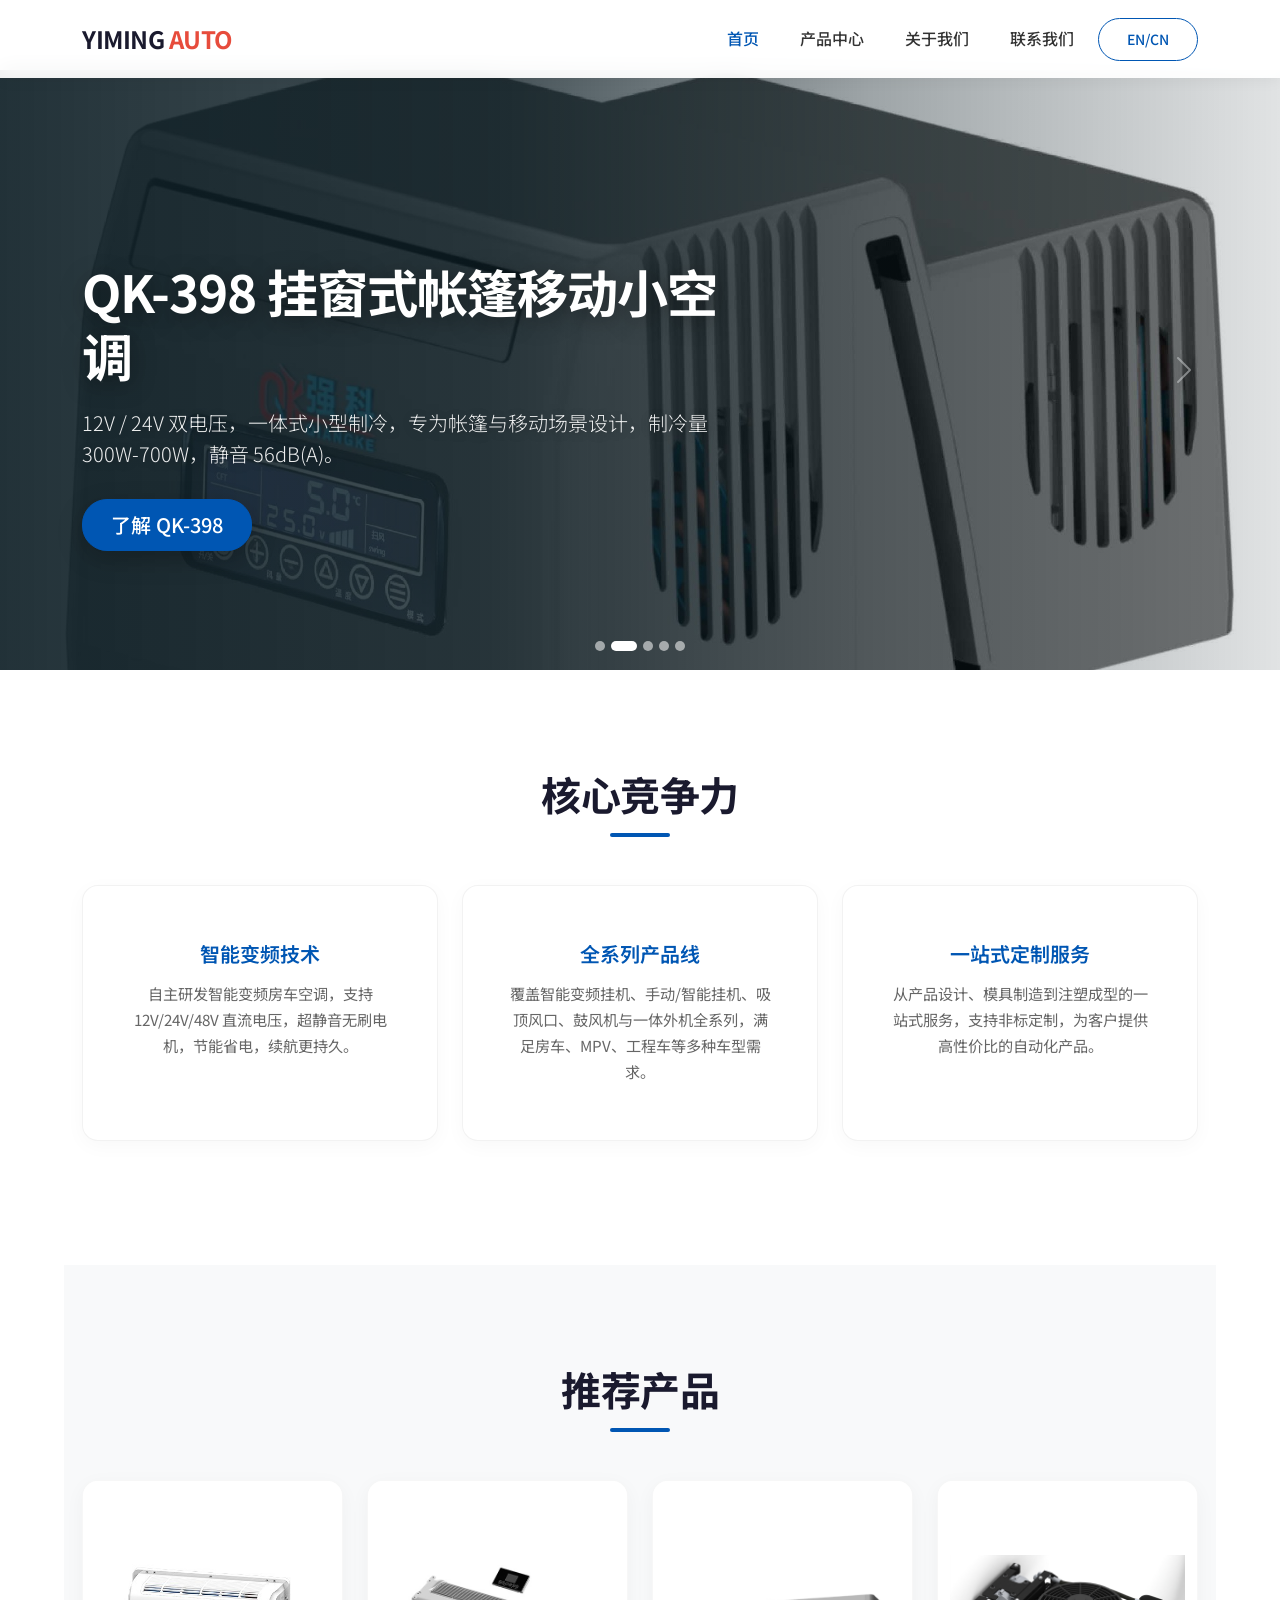
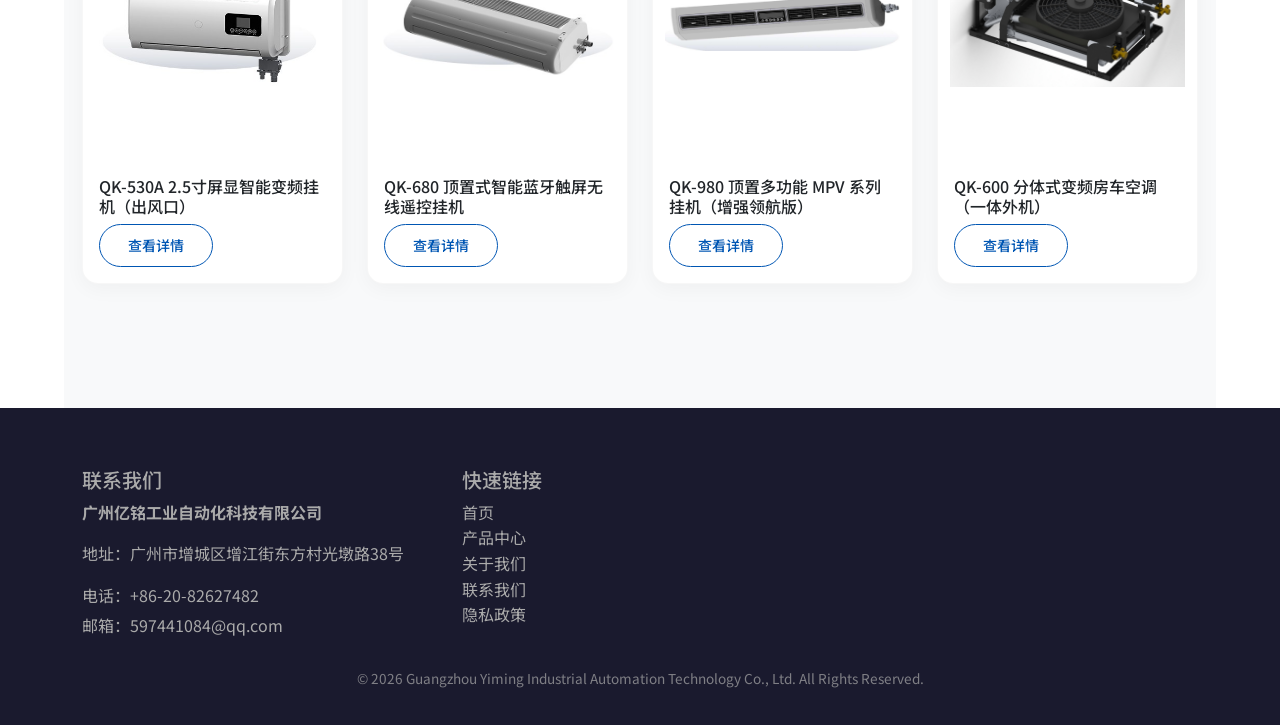
<file: docs/index.html>
<!DOCTYPE html>
<html lang="zh-CN">
<head>
    <meta charset="UTF-8">
    <meta name="viewport" content="width=device-width, initial-scale=1.0, viewport-fit=cover">
    <meta name="format-detection" content="telephone=no">
    <meta name="theme-color" content="#0f2027">
    <title>广州亿铭工业自动化科技有限公司</title>
    <link href="vendor/bootstrap.min.css" rel="stylesheet">
    <link rel="stylesheet" href="css/style.css">
</head>
<body>
    <nav class="navbar navbar-expand-lg fixed-top">
        <div class="container">
            <a class="navbar-brand" href="index.html">YIMING <span style="color:#e74c3c">AUTO</span></a>
            <button class="navbar-toggler" type="button" data-bs-toggle="collapse" data-bs-target="#navMenu"><span class="navbar-toggler-icon"></span></button>
            <div class="collapse navbar-collapse justify-content-end" id="navMenu">
                <ul class="navbar-nav align-items-center">
                    <li class="nav-item"><a class="nav-link active" href="index.html" data-i18n="nav_home">首页</a></li>
                    <li class="nav-item"><a class="nav-link" href="products.html" data-i18n="nav_products">产品中心</a></li>
                    <li class="nav-item"><a class="nav-link" href="about.html" data-i18n="nav_about">关于我们</a></li>
                    <li class="nav-item"><a class="nav-link" href="contact.html" data-i18n="nav_contact">联系我们</a></li>
                    <li class="nav-item ms-3"><button class="btn btn-outline-danger btn-sm" onclick="switchLang()">EN/CN</button></li>
                </ul>
            </div>
        </div>
    </nav>

    <!-- 首页轮播图：图片与文案均在 js/home-slides.js 中配置，数量可任意增减 -->
    <header id="home-carousel-box"></header>

    <section class="section-container">
        <div class="container">
            <h2 class="text-center mb-5" data-i18n="core_competence">核心竞争力</h2>
            <div class="row">
                <div class="col-md-4 mb-4">
                    <div class="card h-100 feature-card">
                        <div class="card-body text-center">
                            <h5 class="card-title" data-i18n="feature_1_title">全自动高效生产</h5>
                            <p class="card-text" data-i18n="feature_1_desc">自主研发全自动立式数控珩磨机，支持自动上下料，实现"一人多机"操作，有效解决招工难、用工贵的问题。</p>
                        </div>
                    </div>
                </div>
                <div class="col-md-4 mb-4">
                    <div class="card h-100 feature-card">
                        <div class="card-body text-center">
                            <h5 class="card-title" data-i18n="feature_2_title">高精度与稳定性</h5>
                            <p class="card-text" data-i18n="feature_2_desc">采用 HT-300 高强度床身与三菱控制系统，真圆度与直线度控制在 0.002mm 以内，确保加工品质。</p>
                        </div>
                    </div>
                </div>
                <div class="col-md-4 mb-4">
                    <div class="card h-100 feature-card">
                        <div class="card-body text-center">
                            <h5 class="card-title" data-i18n="feature_3_title">非标定制能力</h5>
                            <p class="card-text" data-i18n="feature_3_desc">提供从机床、珩磨刀具到浮动工装的一站式定制服务，满足医疗、汽车、液压等多行业特殊需求。</p>
                        </div>
                    </div>
                </div>
            </div>
        </div>
    </section>

    <section class="section-container bg-light">
        <div class="container">
            <h2 class="text-center mb-5" data-i18n="recommend_products">推荐产品</h2>
            <div class="row" id="featured-products"></div>
        </div>
    </section>

    <footer>
        <div class="container">
            <div class="row">
                <div class="col-md-4 mb-4">
                    <h5 data-i18n="footer_contact_title">联系我们</h5>
                    <p><strong data-i18n="footer_company_name">广州亿铭工业自动化科技有限公司</strong></p>
                    <p data-i18n="footer_address">地址：广州增城增江街东方村光墩路38号</p>
                    <p class="mb-1"><span data-i18n="contact_label_phone">电话：</span><a href="tel:+862082627482">+86-20-82627482</a></p>
                    <p class="mb-0"><span data-i18n="contact_label_email">邮箱：</span><a href="mailto:597441084@qq.com">597441084@qq.com</a></p>
                </div>
                <div class="col-md-4 mb-4">
                    <h5 data-i18n="footer_quick_links">快速链接</h5>
                    <ul class="list-unstyled">
                        <li><a href="index.html" data-i18n="nav_home">首页</a></li>
                        <li><a href="products.html" data-i18n="nav_products">产品中心</a></li>
                        <li><a href="about.html" data-i18n="nav_about">关于我们</a></li>
                        <li><a href="contact.html" data-i18n="nav_contact">联系我们</a></li>
                        <li><a href="private.html" data-i18n="nav_privacy">隐私政策</a></li>
                    </ul>
                </div>
            </div>
            <div class="copyright">
                <p>© 2026 Guangzhou Yiming Industrial Automation Technology Co., Ltd. All Rights Reserved.</p>
            </div>
        </div>
    </footer>
    <script src="vendor/bootstrap.bundle.min.js"></script>
    <script src="js/main.js"></script>
    <script src="js/device.js"></script>
    <script src="js/home-slides.js"></script>
    <script src="js/products-data.js"></script>
    <script src="js/products-page.js"></script>
</body>
</html>
</file>
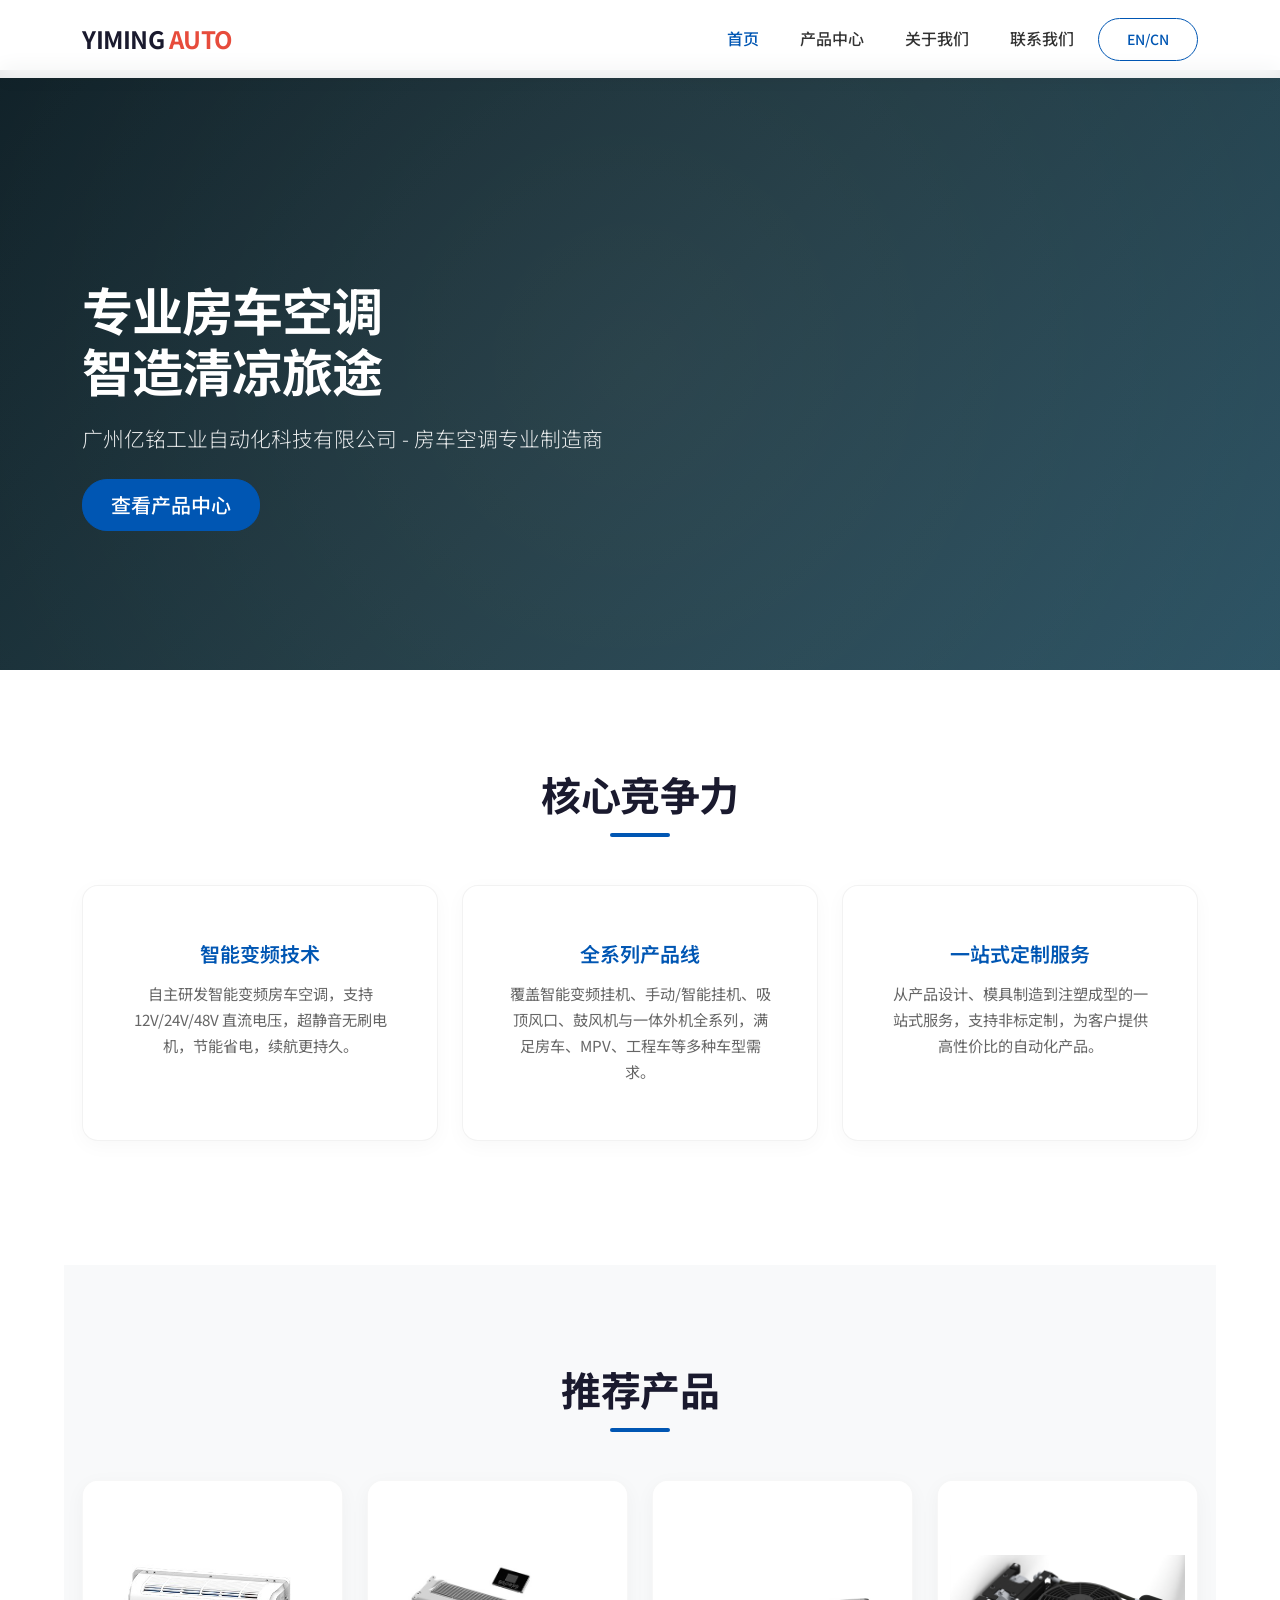
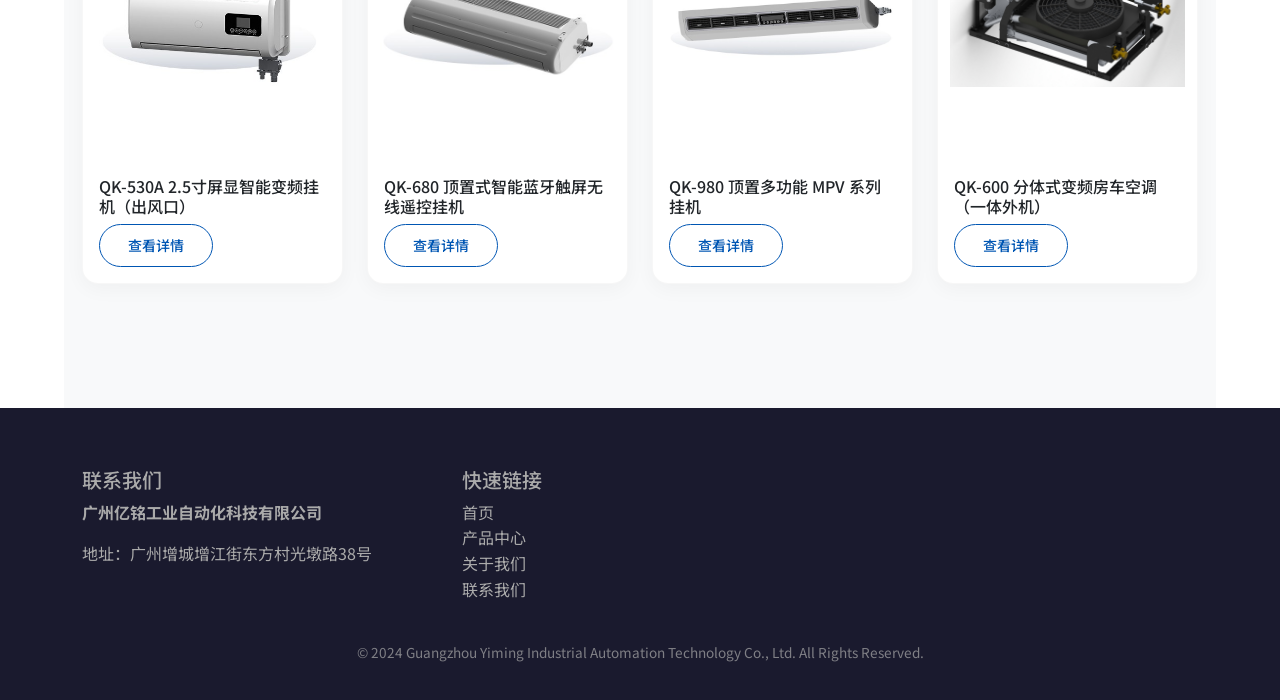
<file: qiangke_website_20260925/index.html>
<!DOCTYPE html>
<html lang="zh-CN">
<head>
    <meta charset="UTF-8">
    <meta name="viewport" content="width=device-width, initial-scale=1.0">
    <title>广州亿铭工业自动化科技有限公司</title>
    <link href="https://cdn.jsdelivr.net/npm/bootstrap@5.3.0/dist/css/bootstrap.min.css" rel="stylesheet">
    <link rel="stylesheet" href="css/style.css">
</head>
<body>
    <nav class="navbar navbar-expand-lg fixed-top">
        <div class="container">
            <a class="navbar-brand" href="index.html">YIMING <span style="color:#e74c3c">AUTO</span></a>
            <button class="navbar-toggler" type="button" data-bs-toggle="collapse" data-bs-target="#navMenu"><span class="navbar-toggler-icon" style="filter: invert(1);"></span></button>
            <div class="collapse navbar-collapse justify-content-end" id="navMenu">
                <ul class="navbar-nav align-items-center">
                    <li class="nav-item"><a class="nav-link active" href="index.html" data-i18n="nav_home">首页</a></li>
                    <li class="nav-item"><a class="nav-link" href="products.html" data-i18n="nav_products">产品中心</a></li>
                    <li class="nav-item"><a class="nav-link" href="about.html" data-i18n="nav_about">关于我们</a></li>
                    <li class="nav-item"><a class="nav-link" href="contact.html" data-i18n="nav_contact">联系我们</a></li>
                    <li class="nav-item ms-3"><button class="btn btn-outline-danger btn-sm" onclick="switchLang()">EN/CN</button></li>
                </ul>
            </div>
        </div>
    </nav>

    <header class="hero-banner">
        <div class="container h-100">
            <div class="row h-100 align-items-center">
                <div class="col-lg-6 text-white">
                    <h1 class="display-4 fw-bold" data-i18n="hero_title">专注精密内孔加工<br>智造自动化未来</h1>
                    <p class="lead mb-4" data-i18n="hero_subtitle">广州亿铭工业自动化科技有限公司 - 专业自动化设备制造商</p>
                    <a href="products.html" class="btn btn-danger btn-lg" data-i18n="btn_view_products">查看产品中心</a>
                </div>
            </div>
        </div>
    </header>

    <section class="section-container">
        <div class="container">
            <h2 class="text-center mb-5" data-i18n="core_competence">核心竞争力</h2>
            <div class="row">
                <div class="col-md-4 mb-4">
                    <div class="card h-100 feature-card">
                        <div class="card-body text-center">
                            <h5 class="card-title" data-i18n="feature_1_title">全自动高效生产</h5>
                            <p class="card-text" data-i18n="feature_1_desc">自主研发全自动立式数控珩磨机，支持自动上下料，实现"一人多机"操作，有效解决招工难、用工贵的问题。</p>
                        </div>
                    </div>
                </div>
                <div class="col-md-4 mb-4">
                    <div class="card h-100 feature-card">
                        <div class="card-body text-center">
                            <h5 class="card-title" data-i18n="feature_2_title">高精度与稳定性</h5>
                            <p class="card-text" data-i18n="feature_2_desc">采用 HT-300 高强度床身与三菱控制系统，真圆度与直线度控制在 0.002mm 以内，确保加工品质。</p>
                        </div>
                    </div>
                </div>
                <div class="col-md-4 mb-4">
                    <div class="card h-100 feature-card">
                        <div class="card-body text-center">
                            <h5 class="card-title" data-i18n="feature_3_title">非标定制能力</h5>
                            <p class="card-text" data-i18n="feature_3_desc">提供从机床、珩磨刀具到浮动工装的一站式定制服务，满足医疗、汽车、液压等多行业特殊需求。</p>
                        </div>
                    </div>
                </div>
            </div>
        </div>
    </section>

    <section class="section-container bg-light">
        <div class="container">
            <h2 class="text-center mb-5" data-i18n="recommend_products">推荐产品</h2>
            <div class="row" id="featured-products"></div>
        </div>
    </section>

    <footer>
        <div class="container">
            <div class="row">
                <div class="col-md-4 mb-4">
                    <h5 data-i18n="footer_contact_title">联系我们</h5>
                    <p><strong data-i18n="footer_company_name">广州亿铭工业自动化科技有限公司</strong></p>
                    <p data-i18n="footer_address">地址：广州增城增江街东方村光墩路38号</p>
                </div>
                <div class="col-md-4 mb-4">
                    <h5 data-i18n="footer_quick_links">快速链接</h5>
                    <ul class="list-unstyled">
                        <li><a href="index.html" data-i18n="nav_home">首页</a></li>
                        <li><a href="products.html" data-i18n="nav_products">产品中心</a></li>
                        <li><a href="about.html" data-i18n="nav_about">关于我们</a></li>
                        <li><a href="contact.html" data-i18n="nav_contact">联系我们</a></li>
                    </ul>
                </div>
            </div>
            <div class="copyright">
                <p>© 2024 Guangzhou Yiming Industrial Automation Technology Co., Ltd. All Rights Reserved.</p>
            </div>
        </div>
    </footer>
    <script src="https://cdn.jsdelivr.net/npm/bootstrap@5.3.0/dist/js/bootstrap.bundle.min.js"></script>
    <script src="js/main.js"></script>
    <script src="js/products-data.js"></script>
    <script src="js/products-page.js"></script>
</body>
</html>
</file>
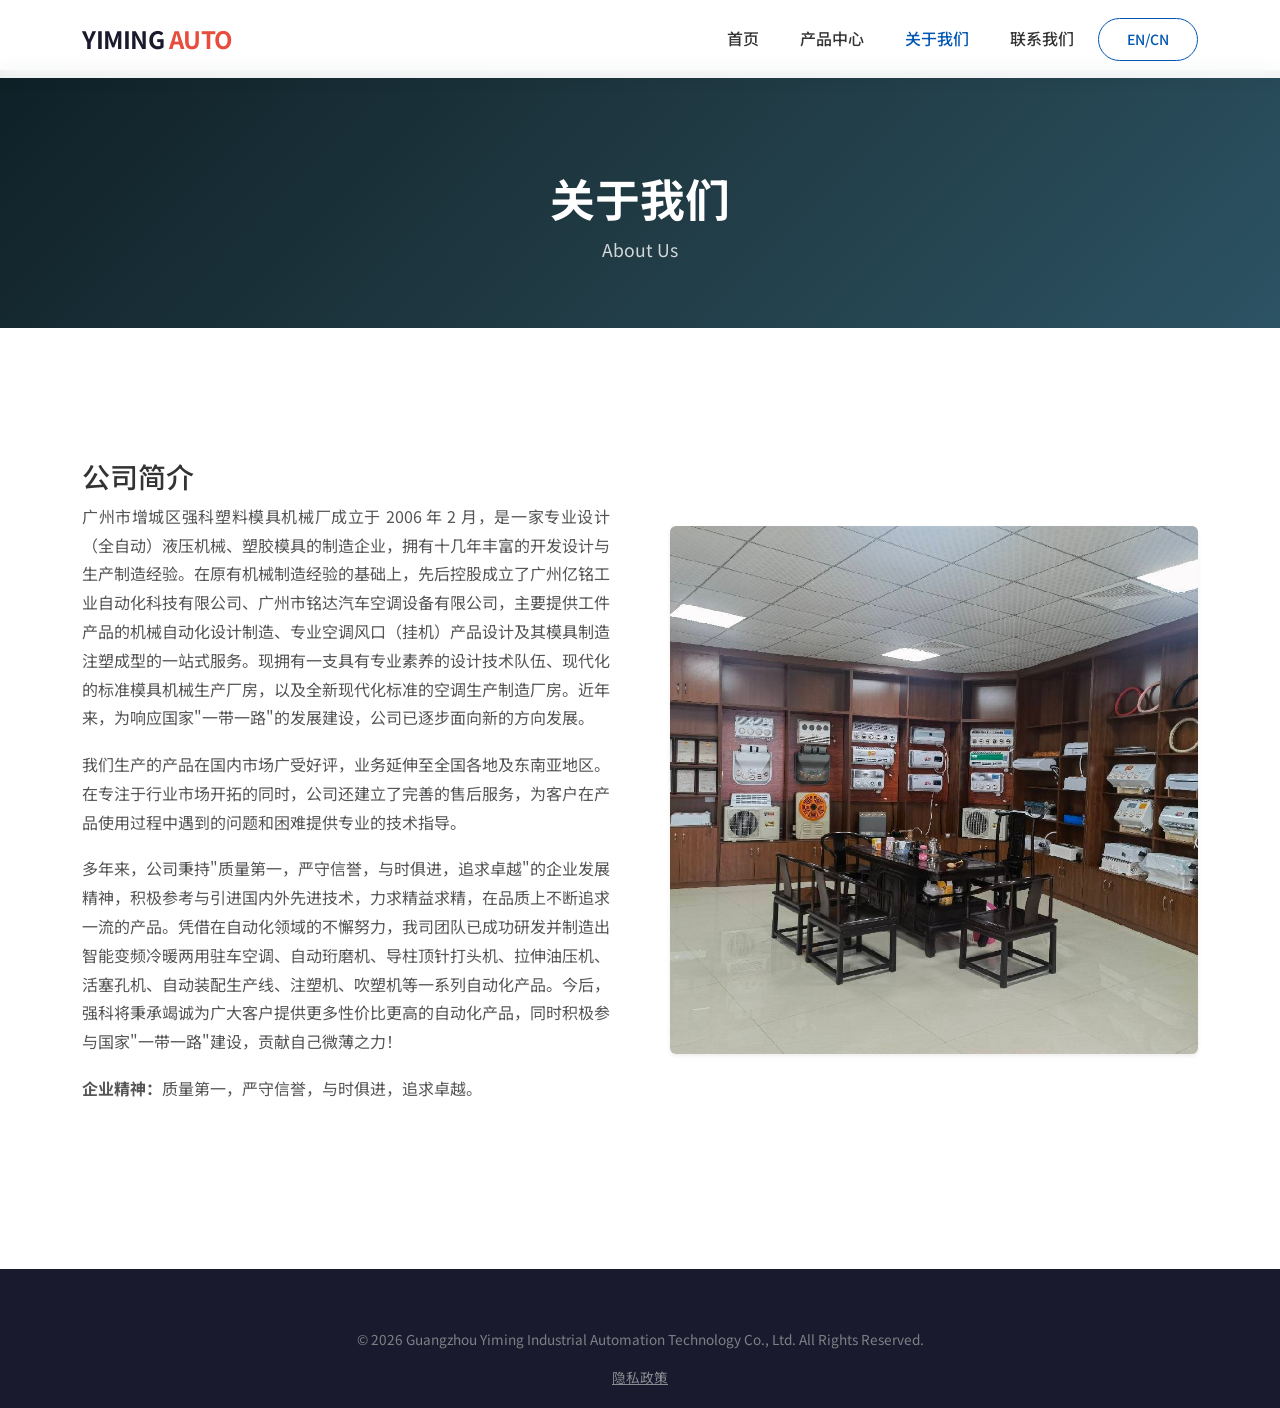
<file: docs/about.html>
<!DOCTYPE html>
<html lang="zh-CN">
<head>
    <meta charset="UTF-8">
    <meta name="viewport" content="width=device-width, initial-scale=1.0, viewport-fit=cover">
    <meta name="format-detection" content="telephone=no">
    <meta name="theme-color" content="#0f2027">
    <title>关于我们 - 广州亿铭工业自动化</title>
    <link href="vendor/bootstrap.min.css" rel="stylesheet">
    <link rel="stylesheet" href="css/style.css">
</head>
<body>
    <nav class="navbar navbar-expand-lg fixed-top">
        <div class="container">
            <a class="navbar-brand" href="index.html">YIMING <span style="color:#e74c3c">AUTO</span></a>
            <button class="navbar-toggler" type="button" data-bs-toggle="collapse" data-bs-target="#navMenu"><span class="navbar-toggler-icon"></span></button>
            <div class="collapse navbar-collapse justify-content-end" id="navMenu">
                <ul class="navbar-nav align-items-center">
                    <li class="nav-item"><a class="nav-link" href="index.html" data-i18n="nav_home">首页</a></li>
                    <li class="nav-item"><a class="nav-link" href="products.html" data-i18n="nav_products">产品中心</a></li>
                    <li class="nav-item"><a class="nav-link active" href="about.html" data-i18n="nav_about">关于我们</a></li>
                    <li class="nav-item"><a class="nav-link" href="contact.html" data-i18n="nav_contact">联系我们</a></li>
                    <li class="nav-item ms-3"><button class="btn btn-outline-danger btn-sm" onclick="switchLang()">EN/CN</button></li>
                </ul>
            </div>
        </div>
    </nav>

    <header class="page-header">
        <div class="container text-center">
            <h1 data-i18n="page_title_about">关于我们</h1>
            <p data-i18n="page_subtitle_about">About Us</p>
        </div>
    </header>

    <section class="section-container about">
        <div class="container">
            <div class="about-content mb-5">
                <div class="about-text">
                    <h3 data-i18n="about_company_name">公司简介</h3>
                    <p data-i18n="about_content_1">广州市增城强科塑料模具机械厂成立于 2006 年 2 月，是一家专业设计（全自动）液压机械、塑胶模具的制造企业，拥有十几年丰富的开发设计与生产制造经验。在原有机械制造经验的基础上，先后控股成立了广州亿铭工业自动化科技有限公司、广州市铭达汽车空调设备有限公司，主要提供工件产品的机械自动化设计制造、专业空调风口（挂机）产品设计及其模具制造注塑成型的一站式服务。现拥有一支具有专业素养的设计技术队伍、现代化的标准模具机械生产厂房，以及全新现代化标准的空调生产制造厂房。近年来，为响应国家"一带一路"的发展建设，公司已逐步面向新的方向发展。</p>
                    <p data-i18n="about_content_2">我们生产的产品在国内市场广受好评，业务延伸至全国各地及东南亚地区。在专注于行业市场开拓的同时，公司还建立了完善的售后服务，为客户在产品使用过程中遇到的问题和困难提供专业的技术指导。</p>
                    <p data-i18n="about_content_3">多年来，公司秉持"质量第一，严守信誉，与时俱进，追求卓越"的企业发展精神，积极参考与引进国内外先进技术，力求精益求精，在品质上不断追求一流的产品。凭借在自动化领域的不懈努力，我司团队已成功研发并制造出智能变频冷暖两用驻车空调、自动珩磨机、导柱顶针打头机、拉伸油压机、活塞孔机、自动装配生产线、注塑机、吹塑机等一系列自动化产品。今后，强科将秉承竭诚为广大客户提供更多性价比更高的自动化产品，同时积极参与国家"一带一路"建设，贡献自己微薄之力！</p>
                    <p><strong data-i18n="about_spirit_title">企业精神：</strong><span data-i18n="about_spirit_content">质量第一，严守信誉，与时俱进，追求卓越。</span></p>
                </div>
                <div class="about-image">
                    <img src="images/about-factory.jpg" alt="工厂环境" class="img-fluid rounded shadow-sm">
                </div>
            </div>
        </div>
    </section>

    <footer>
        <div class="container">
            <div class="copyright">
                <p>© 2026 Guangzhou Yiming Industrial Automation Technology Co., Ltd. All Rights Reserved.</p>
                <p class="mt-2 mb-0"><a href="private.html" data-i18n="nav_privacy">隐私政策</a></p>
            </div>
        </div>
    </footer>
    <script src="vendor/bootstrap.bundle.min.js"></script>
    <script src="js/main.js"></script>
</body>
</html>
</file>
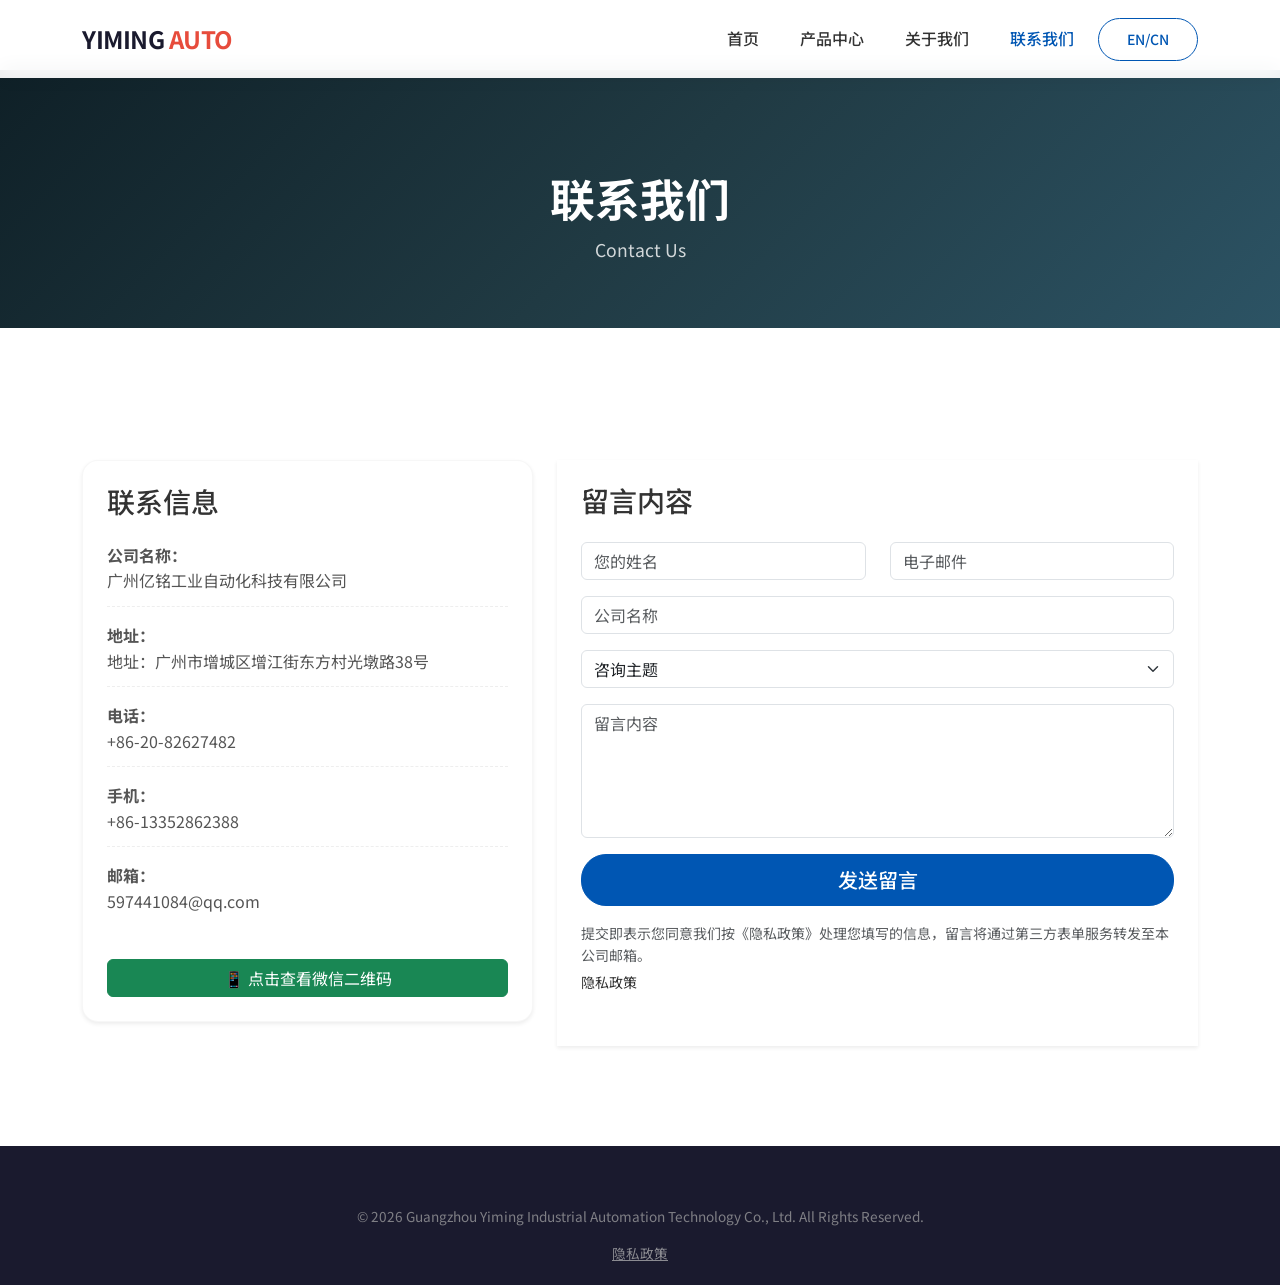
<file: docs/contact.html>
<!DOCTYPE html>
<html lang="zh-CN">
<head>
    <meta charset="UTF-8">
    <meta name="viewport" content="width=device-width, initial-scale=1.0, viewport-fit=cover">
    <meta name="format-detection" content="telephone=no">
    <meta name="theme-color" content="#0f2027">
    <title>联系我们 - 广州亿铭工业自动化</title>
    <link href="vendor/bootstrap.min.css" rel="stylesheet">
    <link rel="stylesheet" href="css/style.css">
</head>
<body>
    <!-- 导航栏 -->
    <nav class="navbar navbar-expand-lg fixed-top">
        <div class="container">
            <a class="navbar-brand" href="index.html">YIMING <span style="color:#e74c3c">AUTO</span></a>
            <button class="navbar-toggler" type="button" data-bs-toggle="collapse" data-bs-target="#navMenu">
                <span class="navbar-toggler-icon"></span>
            </button>
            <div class="collapse navbar-collapse justify-content-end" id="navMenu">
                <ul class="navbar-nav align-items-center">
                    <li class="nav-item"><a class="nav-link" href="index.html" data-i18n="nav_home">首页</a></li>
                    <li class="nav-item"><a class="nav-link" href="products.html" data-i18n="nav_products">产品中心</a></li>
                    <li class="nav-item"><a class="nav-link" href="about.html" data-i18n="nav_about">关于我们</a></li>
                    <li class="nav-item"><a class="nav-link active" href="contact.html" data-i18n="nav_contact">联系我们</a></li>
                    <li class="nav-item ms-3"><button class="btn btn-outline-danger btn-sm" onclick="switchLang()">EN/CN</button></li>
                </ul>
            </div>
        </div>
    </nav>

    <!-- 页面标题 -->
    <header class="page-header">
        <div class="container text-center">
            <h1 data-i18n="page_title_contact">联系我们</h1>
            <p>Contact Us</p>
        </div>
    </header>

    <!-- 联系内容 -->
    <section class="section-container">
        <div class="container">
            <div class="row">
                <!-- 左侧：联系信息 -->
                <div class="col-lg-5 mb-4">
                    <div class="contact-info p-4 bg-white shadow-sm h-100">
                        <h3 class="mb-4" data-i18n="contact_info_title">联系信息</h3>
                        <ul class="list-unstyled">
                            <li class="mb-3">
                                <strong data-i18n="contact_label_company">公司名称：</strong><br>
                                <span data-i18n="footer_company_name">广州亿铭工业自动化科技有限公司</span>
                            </li>
                            <li class="mb-3">
                                <strong data-i18n="contact_label_address">地址：</strong><br>
                                <span data-i18n="footer_address">广州市增城区增江街东方村光墩路38号</span>
                            </li>
                            <li class="mb-3">
                                <strong data-i18n="contact_label_phone">电话：</strong><br>
                                <a href="tel:+862082627482">+86-20-82627482</a>
                            </li>
                            <li class="mb-3">
                                <strong data-i18n="contact_label_mobile">手机：</strong><br>
                                <a href="tel:+8613352862388">+86-13352862388</a>
                            </li>
                            <li class="mb-3">
                                <strong data-i18n="contact_label_email">邮箱：</strong><br>
                                <a href="mailto:597441084@qq.com">597441084@qq.com</a>
                            </li>
                        </ul>
                        
                        <!-- ✅ 添加微信按钮 -->
                        <button class="btn btn-success w-100 mt-3" data-bs-toggle="modal" data-bs-target="#wechatModal">
                            📱 <span data-i18n="contact_wechat_btn">点击查看微信二维码</span>
                        </button>
                    </div>
                </div>

                <!-- 右侧：留言表单 -->
                <div class="col-lg-7">
                    <div class="p-4 bg-white shadow-sm h-100">
                        <h3 class="mb-4" data-i18n="form_message">留言内容</h3>
                        
                        <!-- 留言表单：通过 Static Forms 接收（AJAX 提交，不离开本站） -->
                        <!-- ⚠️ 请把下面的 value 换成你在 https://staticforms.dev 注册后拿到的 API Key（形如 sf_xxx） -->
                        <form id="contact-form" novalidate>
                            <input type="hidden" name="apiKey" id="sf-api-key" value="sf_602f355c4db6295875a408b4">
                            <input type="hidden" name="source" value="qk-ac.com Contact Page">
                            <!--  honeypot：机器人会填、真人看不见，用于过滤垃圾留言 -->
                            <input type="checkbox" name="botcheck" id="botcheck" style="display:none !important;" tabindex="-1" autocomplete="off">

                            <div class="row">
                                <div class="col-md-6 mb-3">
                                    <input type="text" name="name" class="form-control" placeholder="您的姓名" data-i18n-placeholder="form_name" required>
                                </div>
                                <div class="col-md-6 mb-3">
                                    <input type="email" name="email" class="form-control" placeholder="电子邮件" data-i18n-placeholder="form_email" required>
                                </div>
                            </div>

                            <div class="mb-3">
                                <input type="text" name="company" class="form-control" placeholder="公司名称" data-i18n-placeholder="form_company">
                            </div>

                            <div class="mb-3">
                                <select name="subject" class="form-select" required>
                                    <option value="" disabled selected data-i18n="form_subject">咨询主题</option>
                                    <option value="产品咨询" data-i18n="form_subject_opt1">产品咨询</option>
                                    <option value="技术支持" data-i18n="form_subject_opt2">技术支持</option>
                                    <option value="其他" data-i18n="form_subject_opt3">其他</option>
                                </select>
                            </div>

                            <div class="mb-3">
                                <textarea name="message" class="form-control" rows="5" placeholder="留言内容..." data-i18n-placeholder="form_message" required></textarea>
                            </div>

                            <!-- 提交结果提示区（不跳转页面） -->
                            <div id="form-alert" class="mb-3" style="display:none;"></div>

                            <button type="submit" id="form-submit-btn" class="btn btn-danger btn-lg w-100" data-i18n="form_submit">发送留言</button>
                            <p class="small text-muted mt-3 mb-0" data-i18n="form_privacy_note">提交即表示您同意我们按《隐私政策》处理您填写的信息，留言将通过第三方表单服务转发至本公司邮箱。</p>
                            <p class="small mt-1 mb-0"><a href="private.html" data-i18n="nav_privacy">隐私政策</a></p>
                        </form>
                    </div>
                </div>
            </div>
        </div>
    </section>

    <!-- ✅ 微信二维码弹窗 -->
    <div class="modal fade" id="wechatModal" tabindex="-1" aria-labelledby="wechatModalLabel" aria-hidden="true">
        <div class="modal-dialog modal-dialog-centered">
            <div class="modal-content">
                <div class="modal-header">
                    <h5 class="modal-title" id="wechatModalLabel" data-i18n="wechat_modal_title">微信扫码联系我们</h5>
                    <button type="button" class="btn-close" data-bs-dismiss="modal" aria-label="Close"></button>
                </div>
                <div class="modal-body text-center">
                    <!-- 请将 src 替换为你真实的微信二维码图片路径 -->
                    <img src="images/wechat-qr.jpg" alt="微信二维码" class="img-fluid" style="max-width: 300px; width: 100%;">
                    <p class="mt-3 text-muted" data-i18n="wechat_modal_desc">请使用微信扫一扫添加好友</p>
                </div>
            </div>
        </div>
    </div>

    <!-- 页脚 -->
    <footer>
        <div class="container">
            <div class="copyright">
                <p>© 2026 Guangzhou Yiming Industrial Automation Technology Co., Ltd. All Rights Reserved.</p>
                <p class="mt-2 mb-0"><a href="private.html" data-i18n="nav_privacy">隐私政策</a></p>
            </div>
        </div>
    </footer>

    <script src="vendor/bootstrap.bundle.min.js"></script>
    <script src="js/main.js"></script>
    
    <!-- 表单提交逻辑（Web3Forms + AJAX，提交后停留在站内） -->
    <script>
    (function () {
        var form = document.getElementById('contact-form');
        var alertBox = document.getElementById('form-alert');
        var submitBtn = document.getElementById('form-submit-btn');
        if (!form) return;

        var MSG = {
            sending: { cn: '发送中...', en: 'Sending...' },
            success: { cn: '留言发送成功！我们将尽快与您联系。', en: 'Message sent successfully! We will contact you soon.' },
            error: { cn: '发送失败，请稍后重试，或直接发邮件到 597441084@qq.com。', en: 'Failed to send. Please try again later, or email us directly at 597441084@qq.com.' },
            noKey: { cn: '表单接收服务尚未配置，请先在 staticforms.dev 获取 API Key 并填入代码。', en: 'Form service is not configured yet. Please get an API Key from staticforms.dev.' }
        };
        function lang() { return localStorage.getItem('qiangke_lang') || 'cn'; }
        function t(k) { return MSG[k][lang()]; }

        function showAlert(msg, type) {
            alertBox.className = 'mb-3 alert alert-' + type;
            alertBox.textContent = msg;
            alertBox.style.display = 'block';
            if (typeof alertBox.scrollIntoView === 'function') {
                alertBox.scrollIntoView({ behavior: 'smooth', block: 'center' });
            }
        }

        form.addEventListener('submit', async function (e) {
            e.preventDefault();
            // honeypot 被勾选 => 机器人，静默忽略
            if (document.getElementById('botcheck').checked) return;

            var fd = new FormData(form);
            var key = fd.get('apiKey');
            if (!key || String(key).indexOf('YOUR_') === 0) { showAlert(t('noKey'), 'warning'); return; }
            // 让通知邮件可以直接「回复」到客户邮箱
            if (fd.get('email')) fd.set('replyTo', fd.get('email'));

            submitBtn.disabled = true;
            submitBtn.textContent = t('sending');
            alertBox.style.display = 'none';

            try {
                var res = await fetch('https://api.staticforms.dev/submit', {
                    method: 'POST',
                    body: fd
                });
                var json = await res.json();
                if (json.success) {
                    showAlert(t('success'), 'success');
                    form.reset();
                } else {
                    showAlert(t('error'), 'danger');
                }
            } catch (err) {
                showAlert(t('error'), 'danger');
            } finally {
                submitBtn.disabled = false;
                // 恢复按钮文案并按当前语言重新渲染
                if (typeof applyTranslations === 'function') applyTranslations();
                else submitBtn.textContent = lang() === 'cn' ? '发送留言' : 'Send Message';
            }
        });
    })();
    </script>
</body>
</html>
</file>
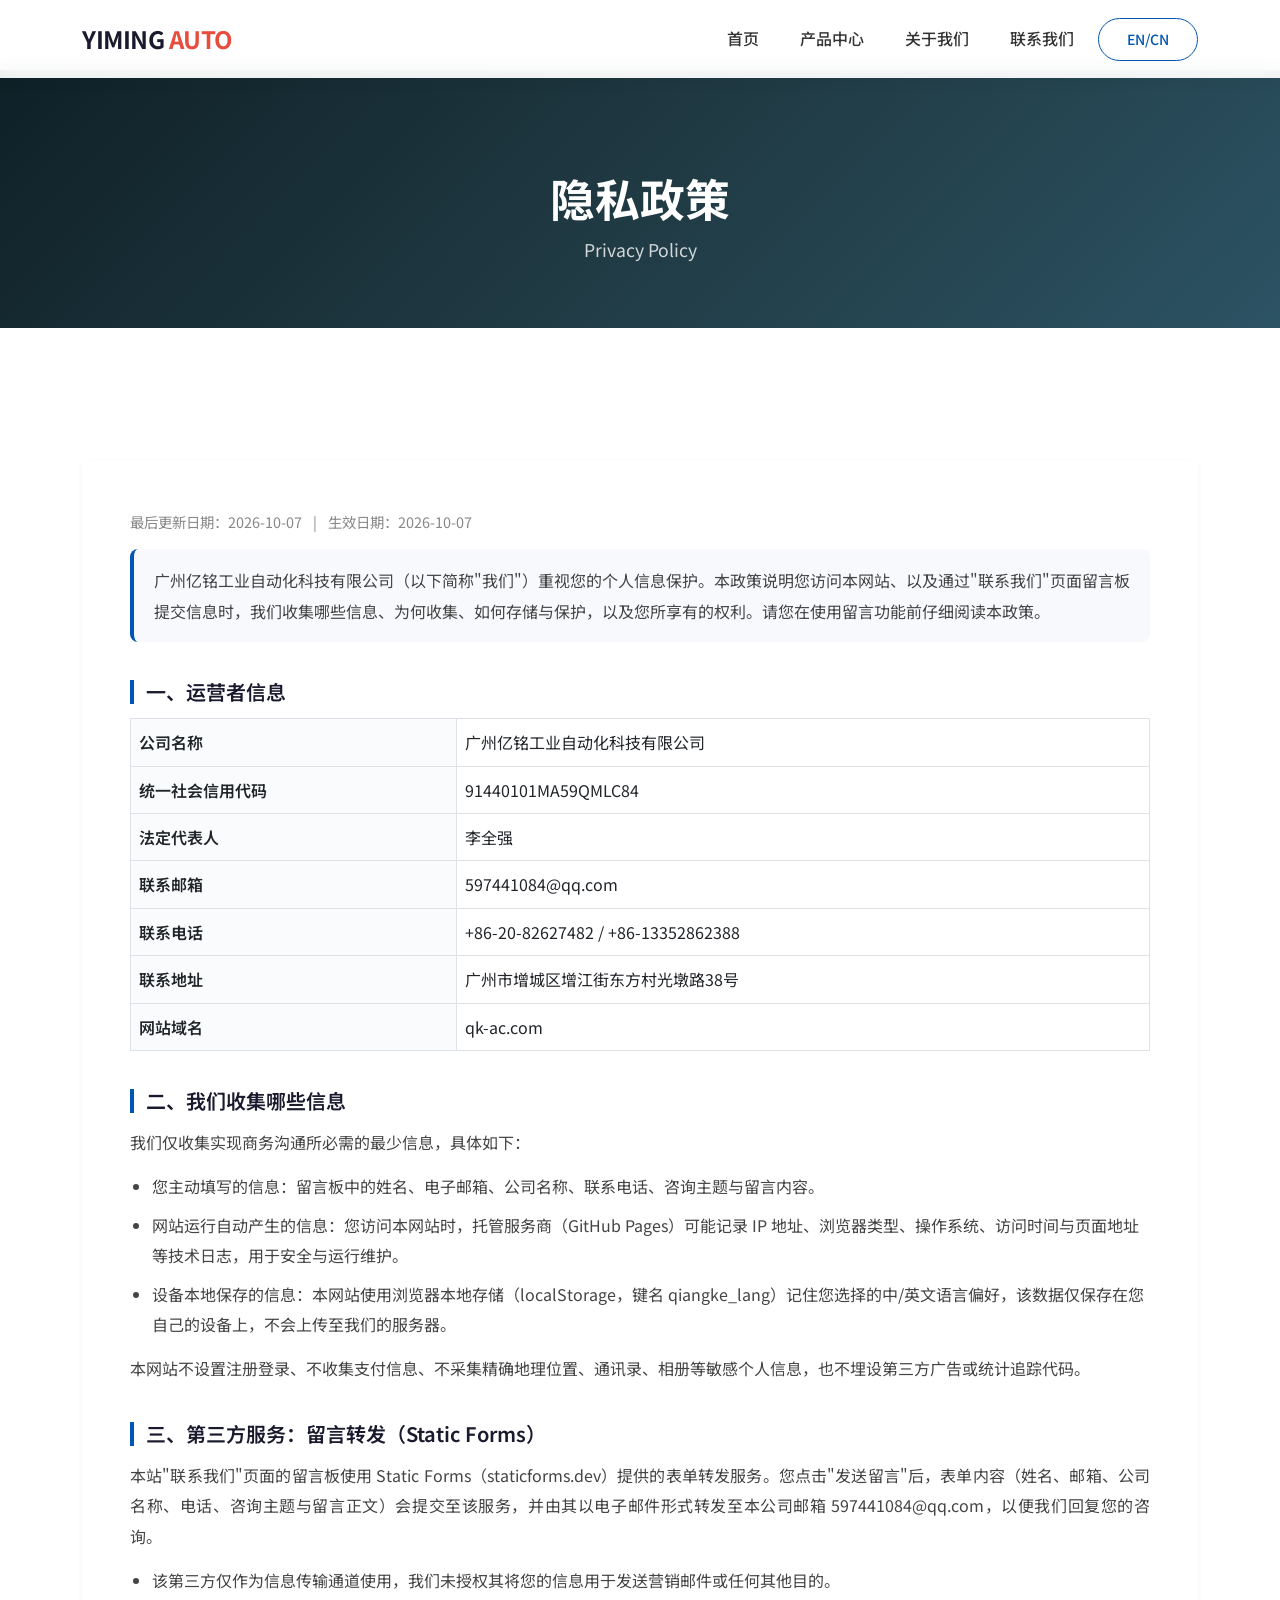
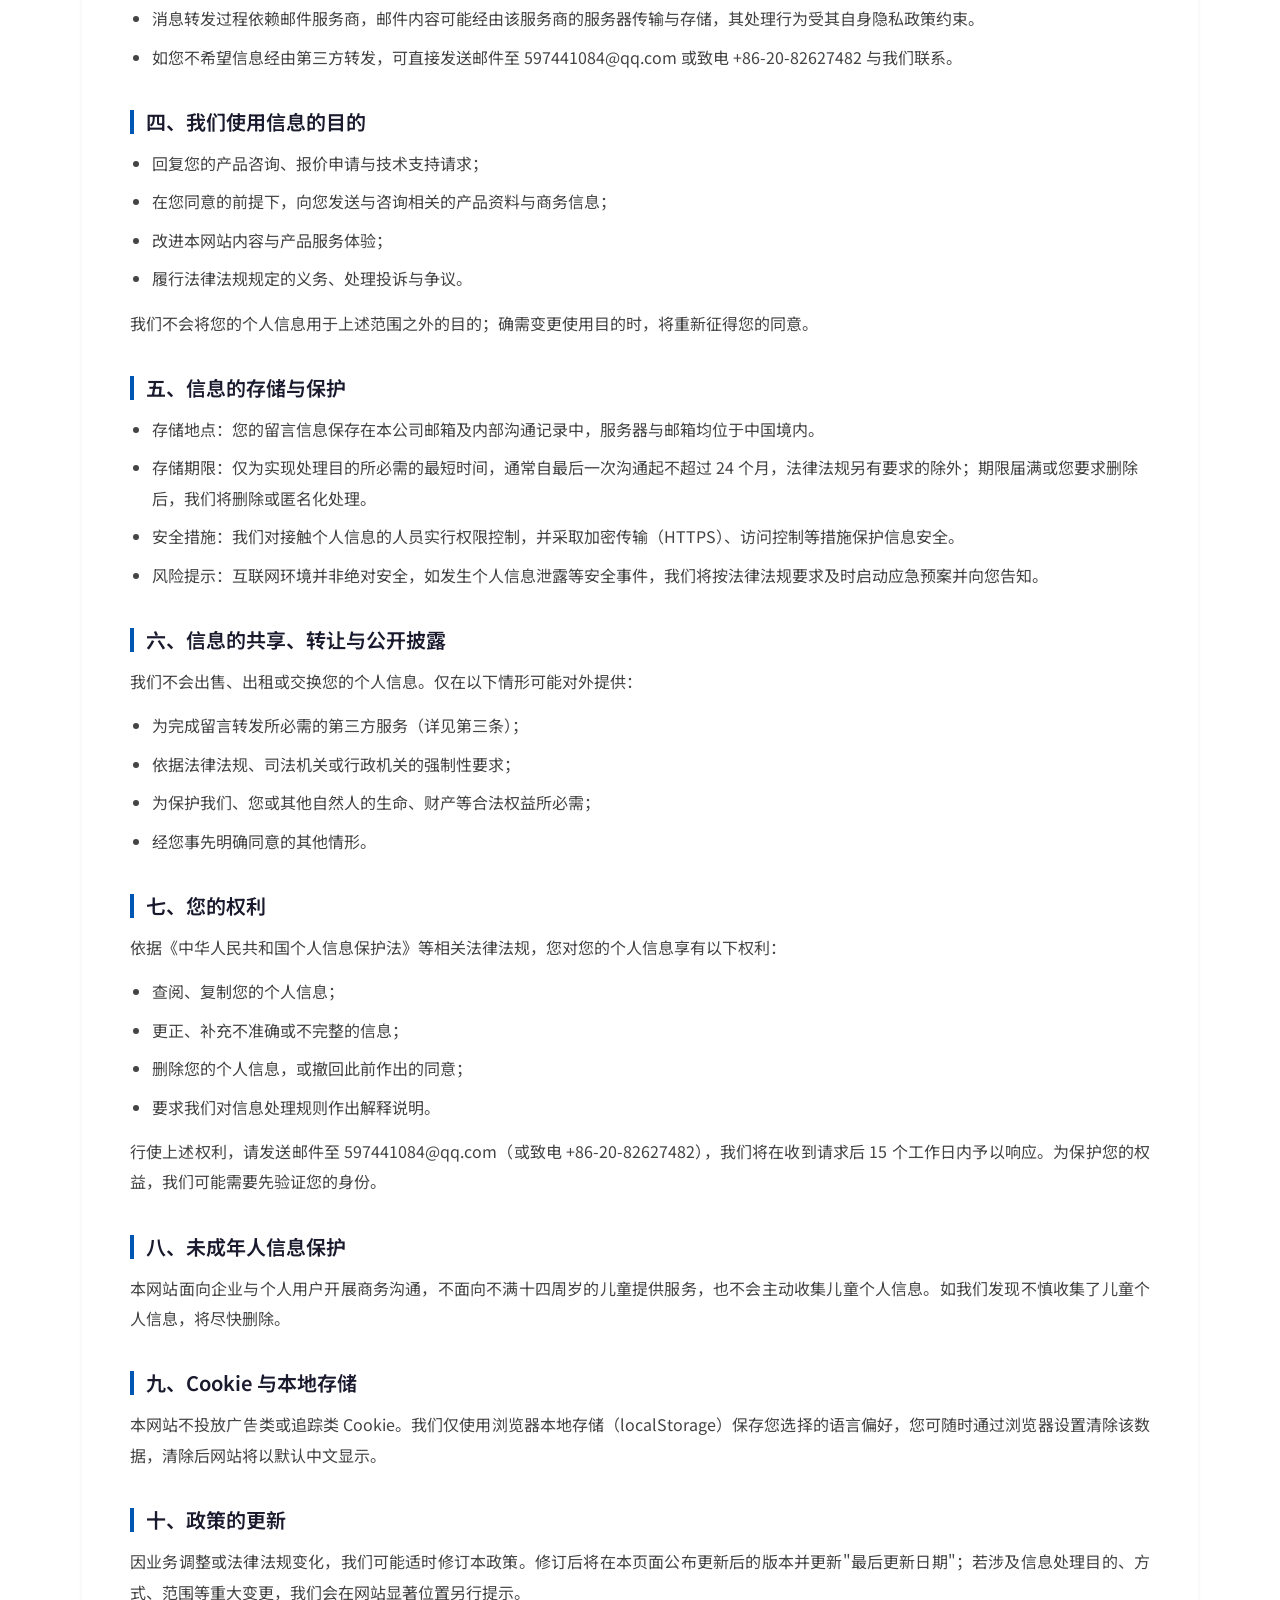
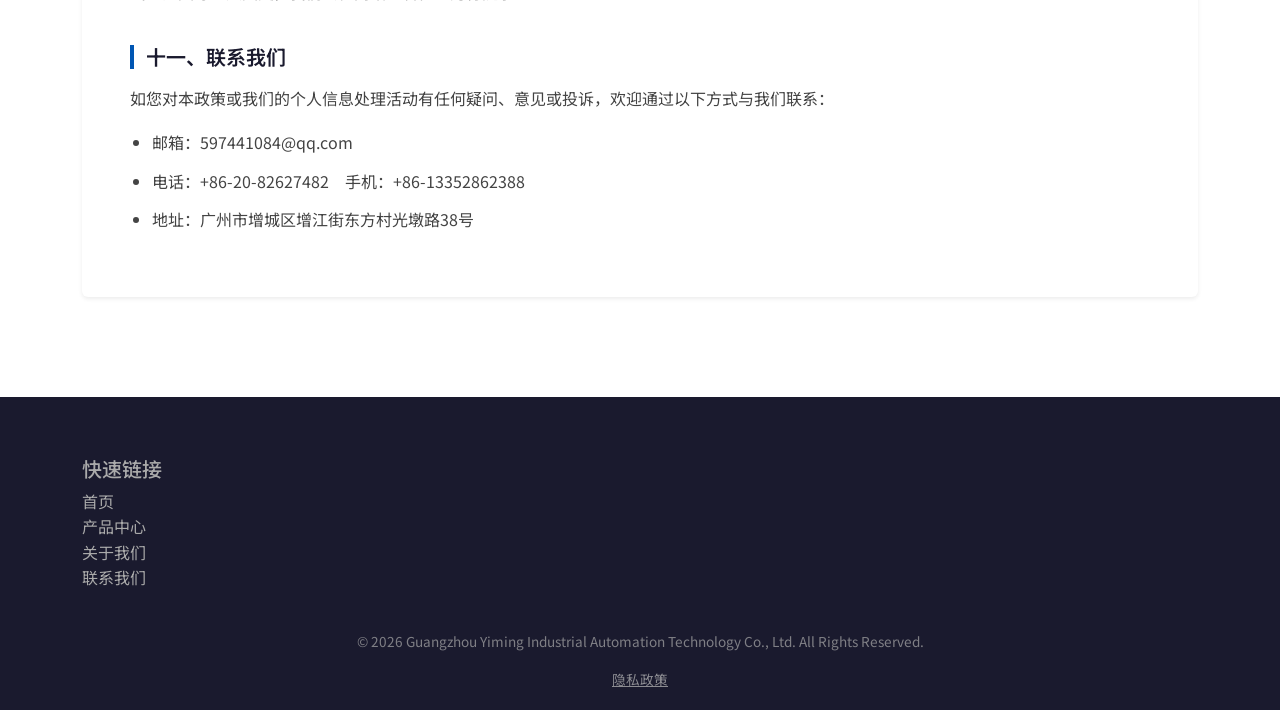
<file: docs/private.html>
<!DOCTYPE html>
<html lang="zh-CN">
<head>
    <meta charset="UTF-8">
    <meta name="viewport" content="width=device-width, initial-scale=1.0, viewport-fit=cover">
    <meta name="format-detection" content="telephone=no">
    <meta name="theme-color" content="#0f2027">
    <title>隐私政策 - 广州亿铭工业自动化</title>
    <meta name="description" content="广州亿铭工业自动化科技有限公司隐私政策：说明本网站收集、使用、存储个人信息的范围与方式，以及留言板使用 Static Forms 转发邮箱的情况。">
    <link href="vendor/bootstrap.min.css" rel="stylesheet">
    <link rel="stylesheet" href="css/style.css">
</head>
<body>
    <nav class="navbar navbar-expand-lg fixed-top">
        <div class="container">
            <a class="navbar-brand" href="index.html">YIMING <span style="color:#e74c3c">AUTO</span></a>
            <button class="navbar-toggler" type="button" data-bs-toggle="collapse" data-bs-target="#navMenu"><span class="navbar-toggler-icon"></span></button>
            <div class="collapse navbar-collapse justify-content-end" id="navMenu">
                <ul class="navbar-nav align-items-center">
                    <li class="nav-item"><a class="nav-link" href="index.html" data-i18n="nav_home">首页</a></li>
                    <li class="nav-item"><a class="nav-link" href="products.html" data-i18n="nav_products">产品中心</a></li>
                    <li class="nav-item"><a class="nav-link" href="about.html" data-i18n="nav_about">关于我们</a></li>
                    <li class="nav-item"><a class="nav-link" href="contact.html" data-i18n="nav_contact">联系我们</a></li>
                    <li class="nav-item ms-3"><button class="btn btn-outline-danger btn-sm" onclick="switchLang()">EN/CN</button></li>
                </ul>
            </div>
        </div>
    </nav>

    <header class="page-header">
        <div class="container text-center">
            <h1 data-i18n="page_title_privacy">隐私政策</h1>
            <p data-i18n="page_subtitle_privacy">Privacy Policy</p>
        </div>
    </header>

    <section class="section-container">
        <div class="container">
            <div class="privacy-doc p-4 p-md-5 bg-white shadow-sm rounded">
                <!-- 隐私政策正文（由 js/privacy-data.js 渲染，支持中英文切换） -->
                <div id="privacy-content"></div>
            </div>
        </div>
    </section>

    <footer>
        <div class="container">
            <div class="row">
                <div class="col-md-6 mb-4">
                    <h5 data-i18n="footer_quick_links">快速链接</h5>
                    <ul class="list-unstyled">
                        <li><a href="index.html" data-i18n="nav_home">首页</a></li>
                        <li><a href="products.html" data-i18n="nav_products">产品中心</a></li>
                        <li><a href="about.html" data-i18n="nav_about">关于我们</a></li>
                        <li><a href="contact.html" data-i18n="nav_contact">联系我们</a></li>
                    </ul>
                </div>
            </div>
            <div class="copyright">
                <p>© 2026 Guangzhou Yiming Industrial Automation Technology Co., Ltd. All Rights Reserved.</p>
                <p class="mt-2 mb-0"><a href="private.html" data-i18n="nav_privacy">隐私政策</a></p>
            </div>
        </div>
    </footer>

    <script src="vendor/bootstrap.bundle.min.js"></script>
    <script src="js/main.js"></script>
    <script src="js/privacy-data.js"></script>
</body>
</html>
</file>
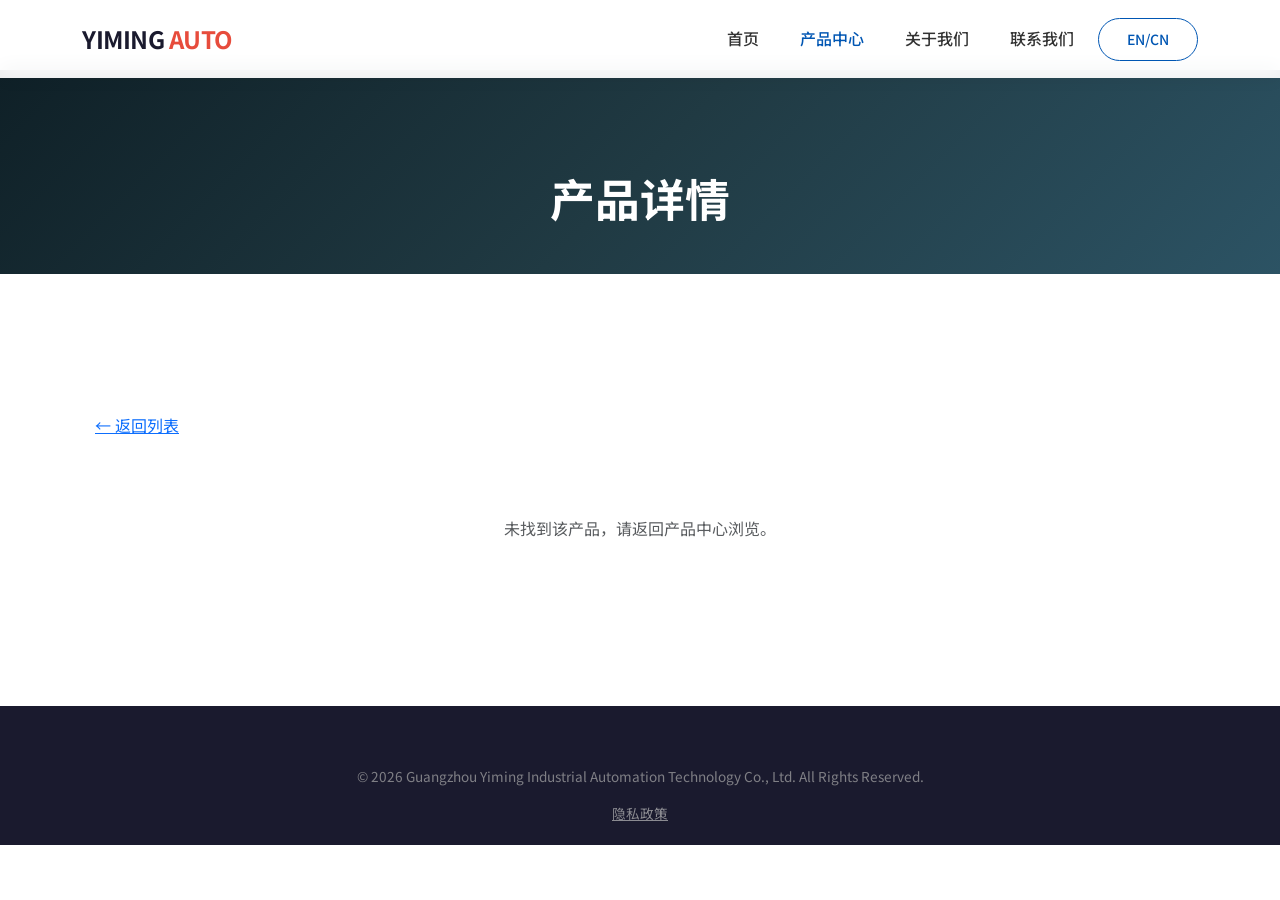
<file: docs/product-detail.html>
<!DOCTYPE html>
<html lang="zh-CN">
<head>
    <meta charset="UTF-8">
    <meta name="viewport" content="width=device-width, initial-scale=1.0, viewport-fit=cover">
    <meta name="format-detection" content="telephone=no">
    <meta name="theme-color" content="#0f2027">
    <title>产品详情 - 广州亿铭工业自动化</title>
    <link href="vendor/bootstrap.min.css" rel="stylesheet">
    <link rel="stylesheet" href="css/style.css">
</head>
<body>
    <nav class="navbar navbar-expand-lg fixed-top">
        <div class="container">
            <a class="navbar-brand" href="index.html">YIMING <span style="color:#e74c3c">AUTO</span></a>
            <button class="navbar-toggler" type="button" data-bs-toggle="collapse" data-bs-target="#navMenu"><span class="navbar-toggler-icon"></span></button>
            <div class="collapse navbar-collapse justify-content-end" id="navMenu">
                <ul class="navbar-nav align-items-center">
                    <li class="nav-item"><a class="nav-link" href="index.html" data-i18n="nav_home">首页</a></li>
                    <li class="nav-item"><a class="nav-link active" href="products.html" data-i18n="nav_products">产品中心</a></li>
                    <li class="nav-item"><a class="nav-link" href="about.html" data-i18n="nav_about">关于我们</a></li>
                    <li class="nav-item"><a class="nav-link" href="contact.html" data-i18n="nav_contact">联系我们</a></li>
                    <li class="nav-item ms-3"><button class="btn btn-outline-danger btn-sm" onclick="switchLang()">EN/CN</button></li>
                </ul>
            </div>
        </div>
    </nav>

    <header class="page-header">
        <div class="container text-center">
            <h1 data-i18n="page_title_detail">产品详情</h1>
        </div>
    </header>

    <section class="section-container">
        <div class="container">
            <a href="products.html" class="btn btn-link mb-4" data-i18n="btn_back_list">← 返回列表</a>
            <!-- 产品详情内容（由 JS 根据 ?id= 动态渲染） -->
            <div id="product-detail-box"></div>
        </div>
    </section>

    <footer>
        <div class="container">
            <div class="copyright">
                <p>© 2026 Guangzhou Yiming Industrial Automation Technology Co., Ltd. All Rights Reserved.</p>
                <p class="mt-2 mb-0"><a href="private.html" data-i18n="nav_privacy">隐私政策</a></p>
            </div>
        </div>
    </footer>
    <script src="vendor/bootstrap.bundle.min.js"></script>
    <script src="js/main.js"></script>
    <script src="js/device.js"></script>
    <script src="js/manuals-data.js"></script>
    <script src="js/products-data.js"></script>
    <script src="js/products-page.js"></script>
</body>
</html>
</file>
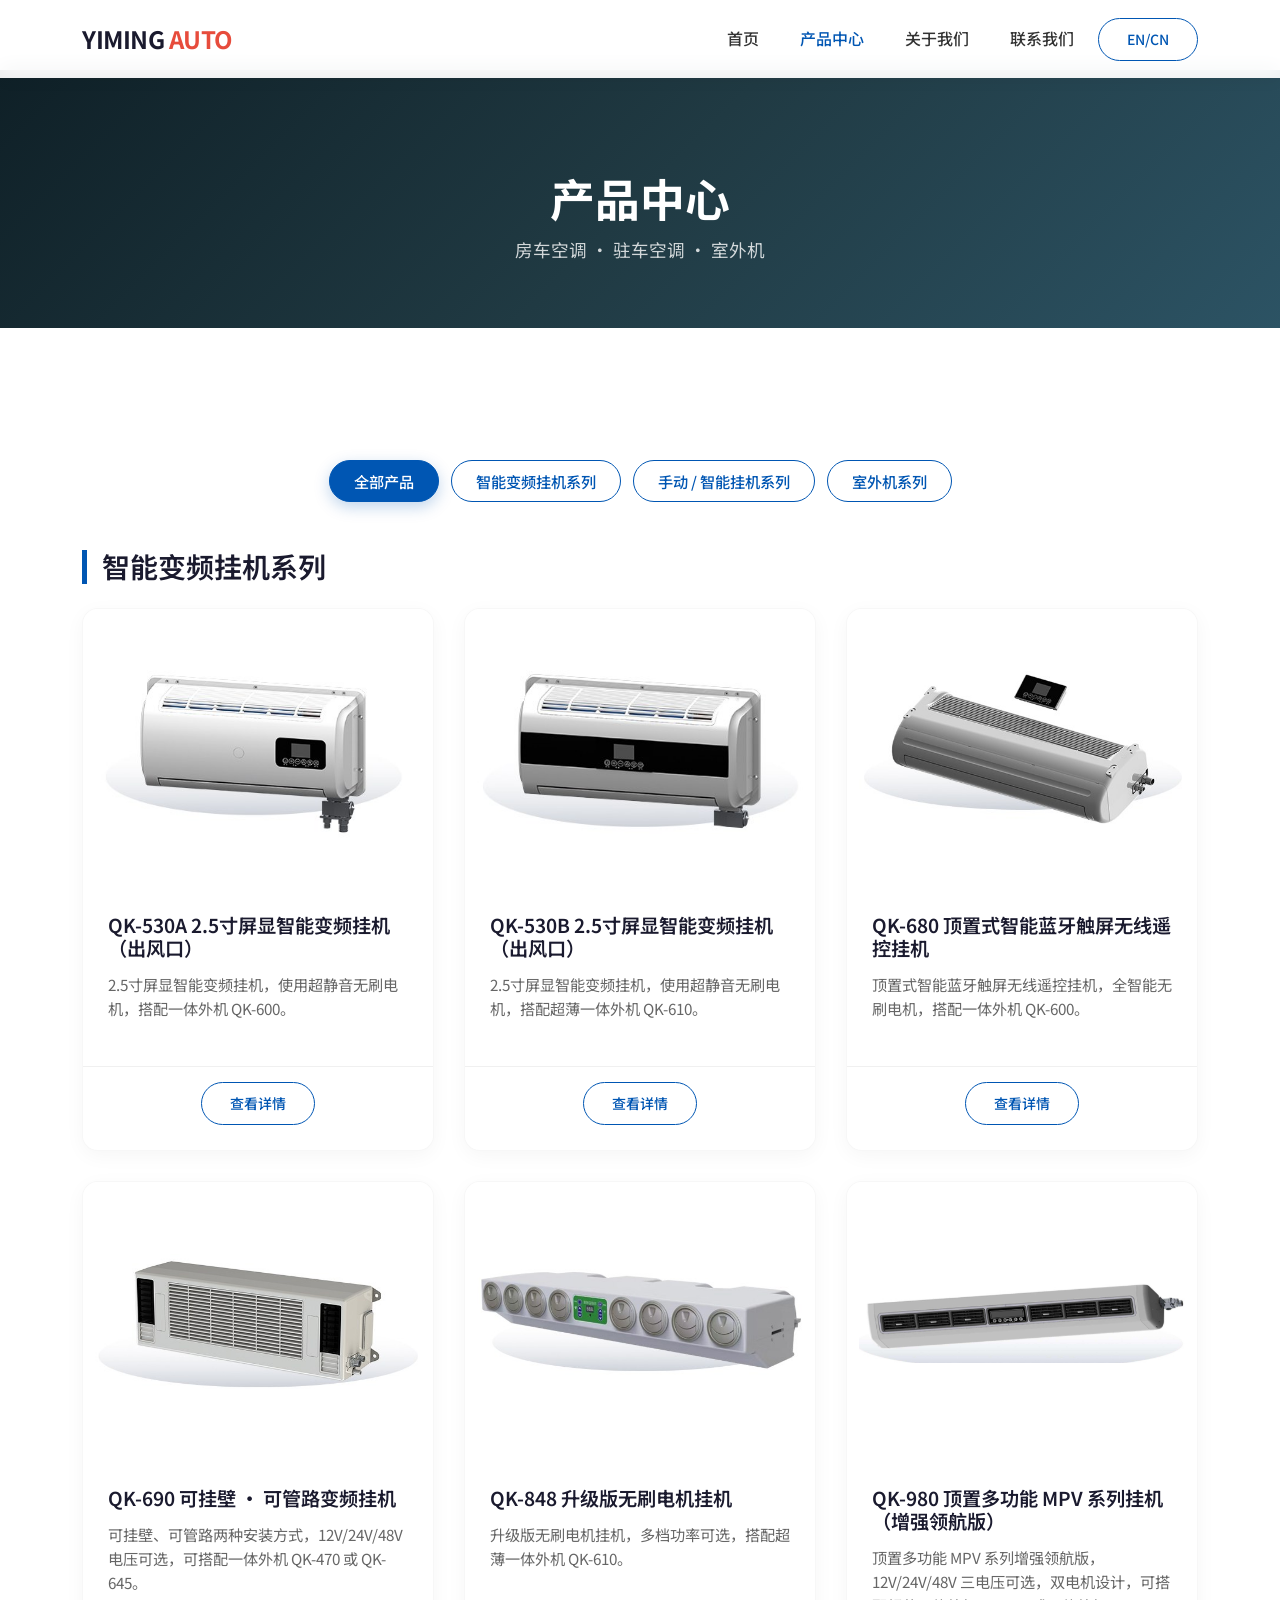
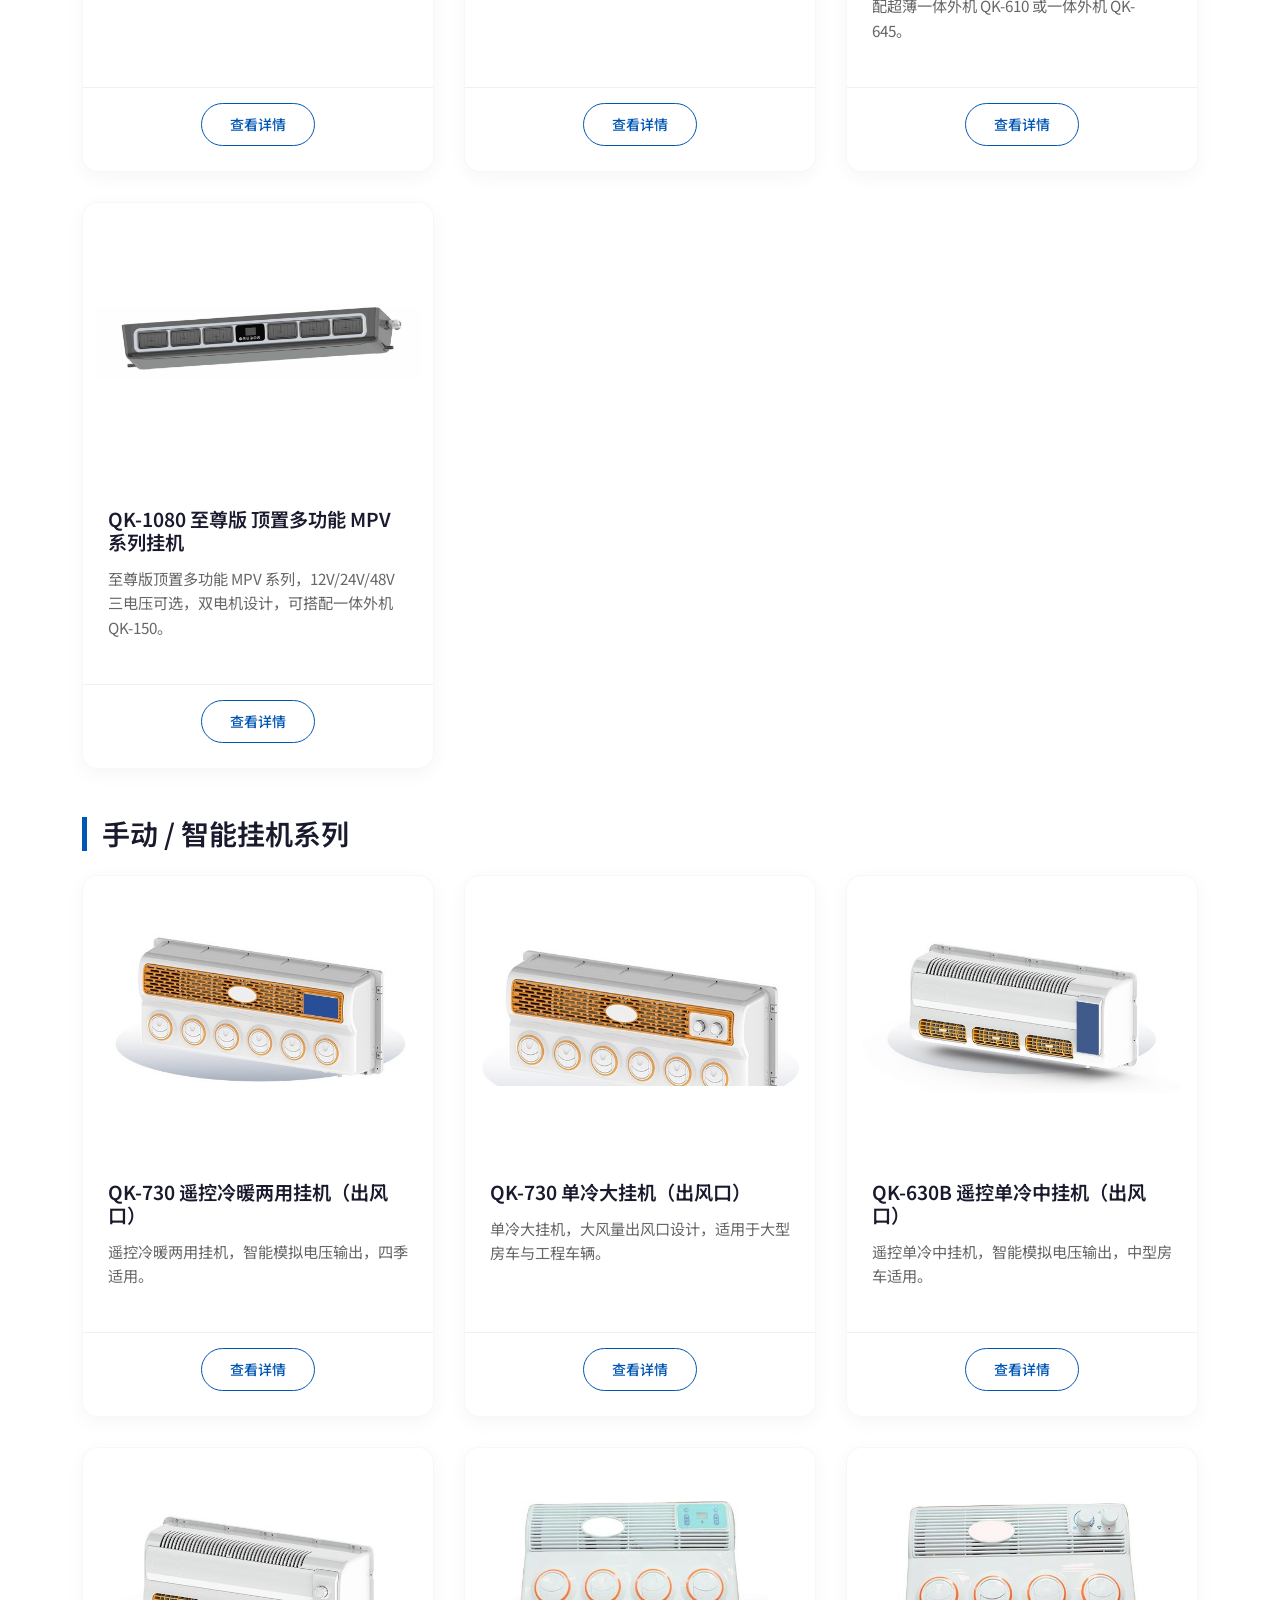
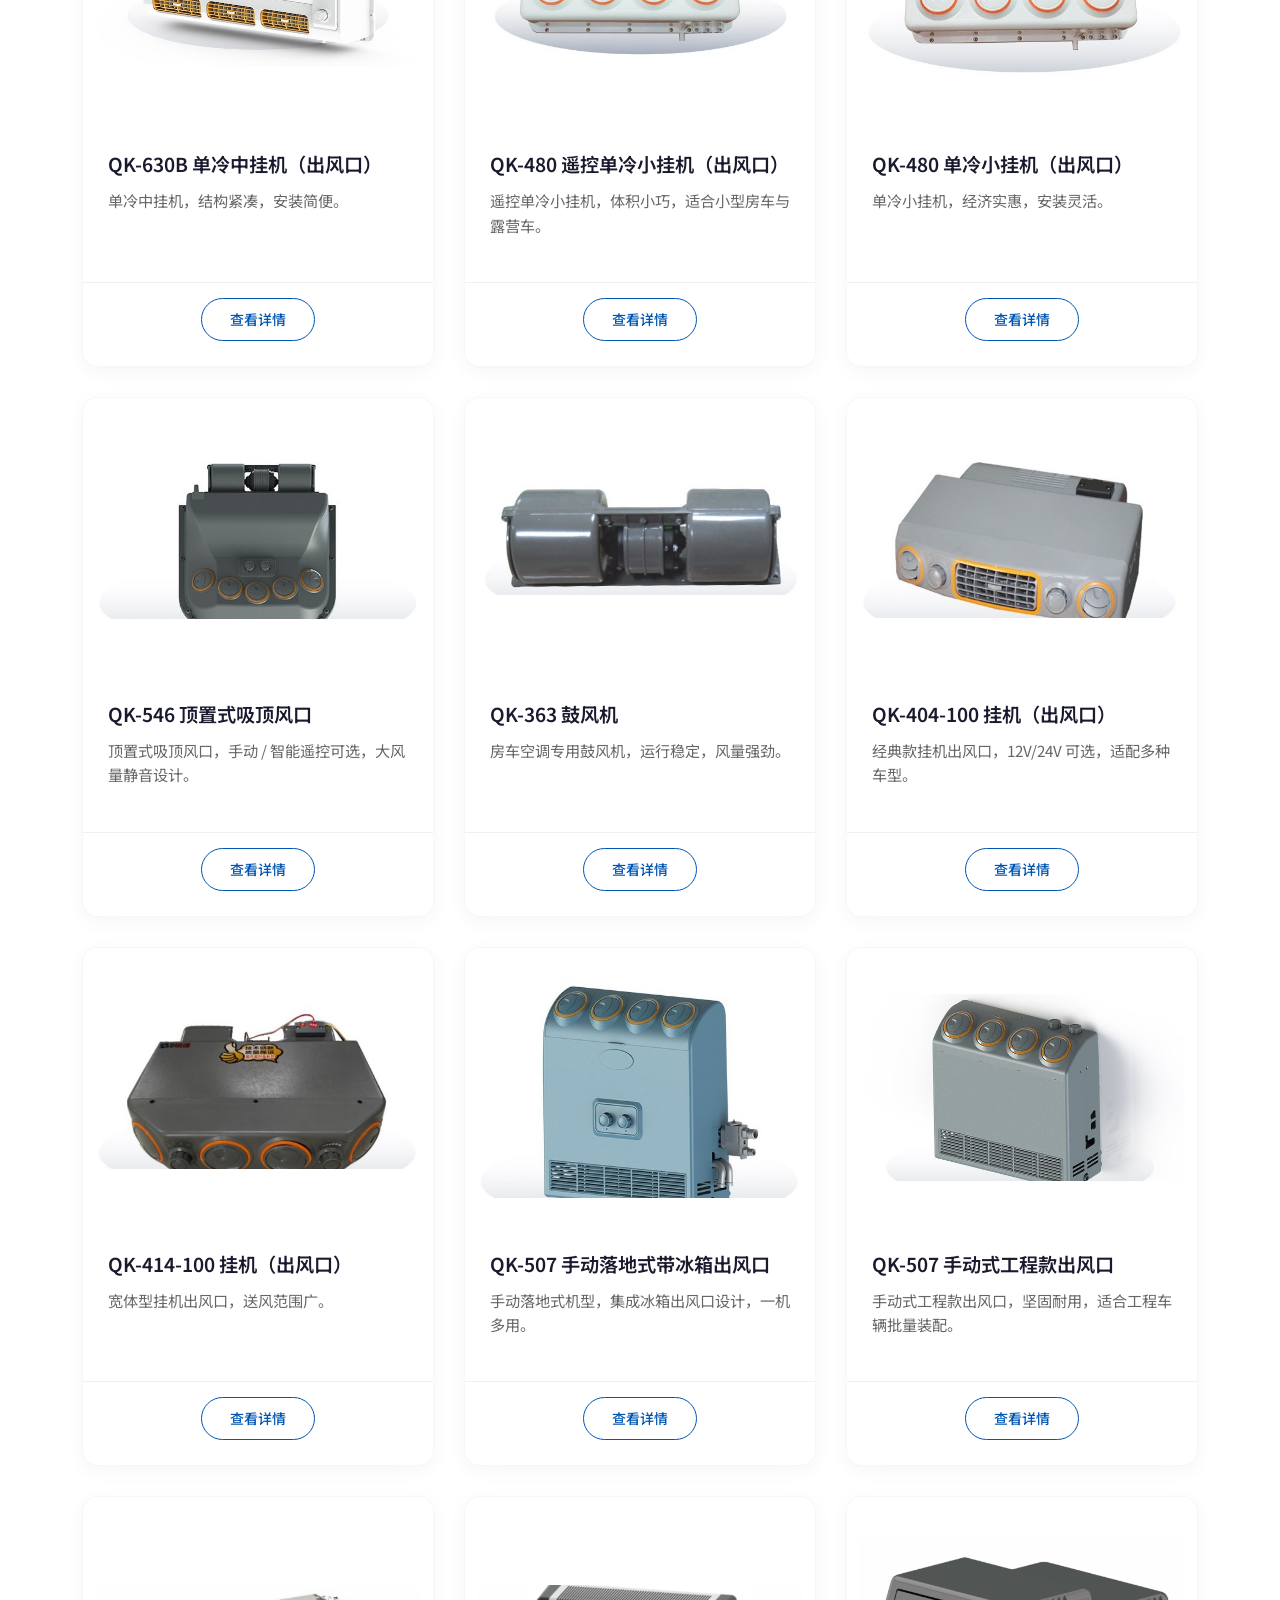
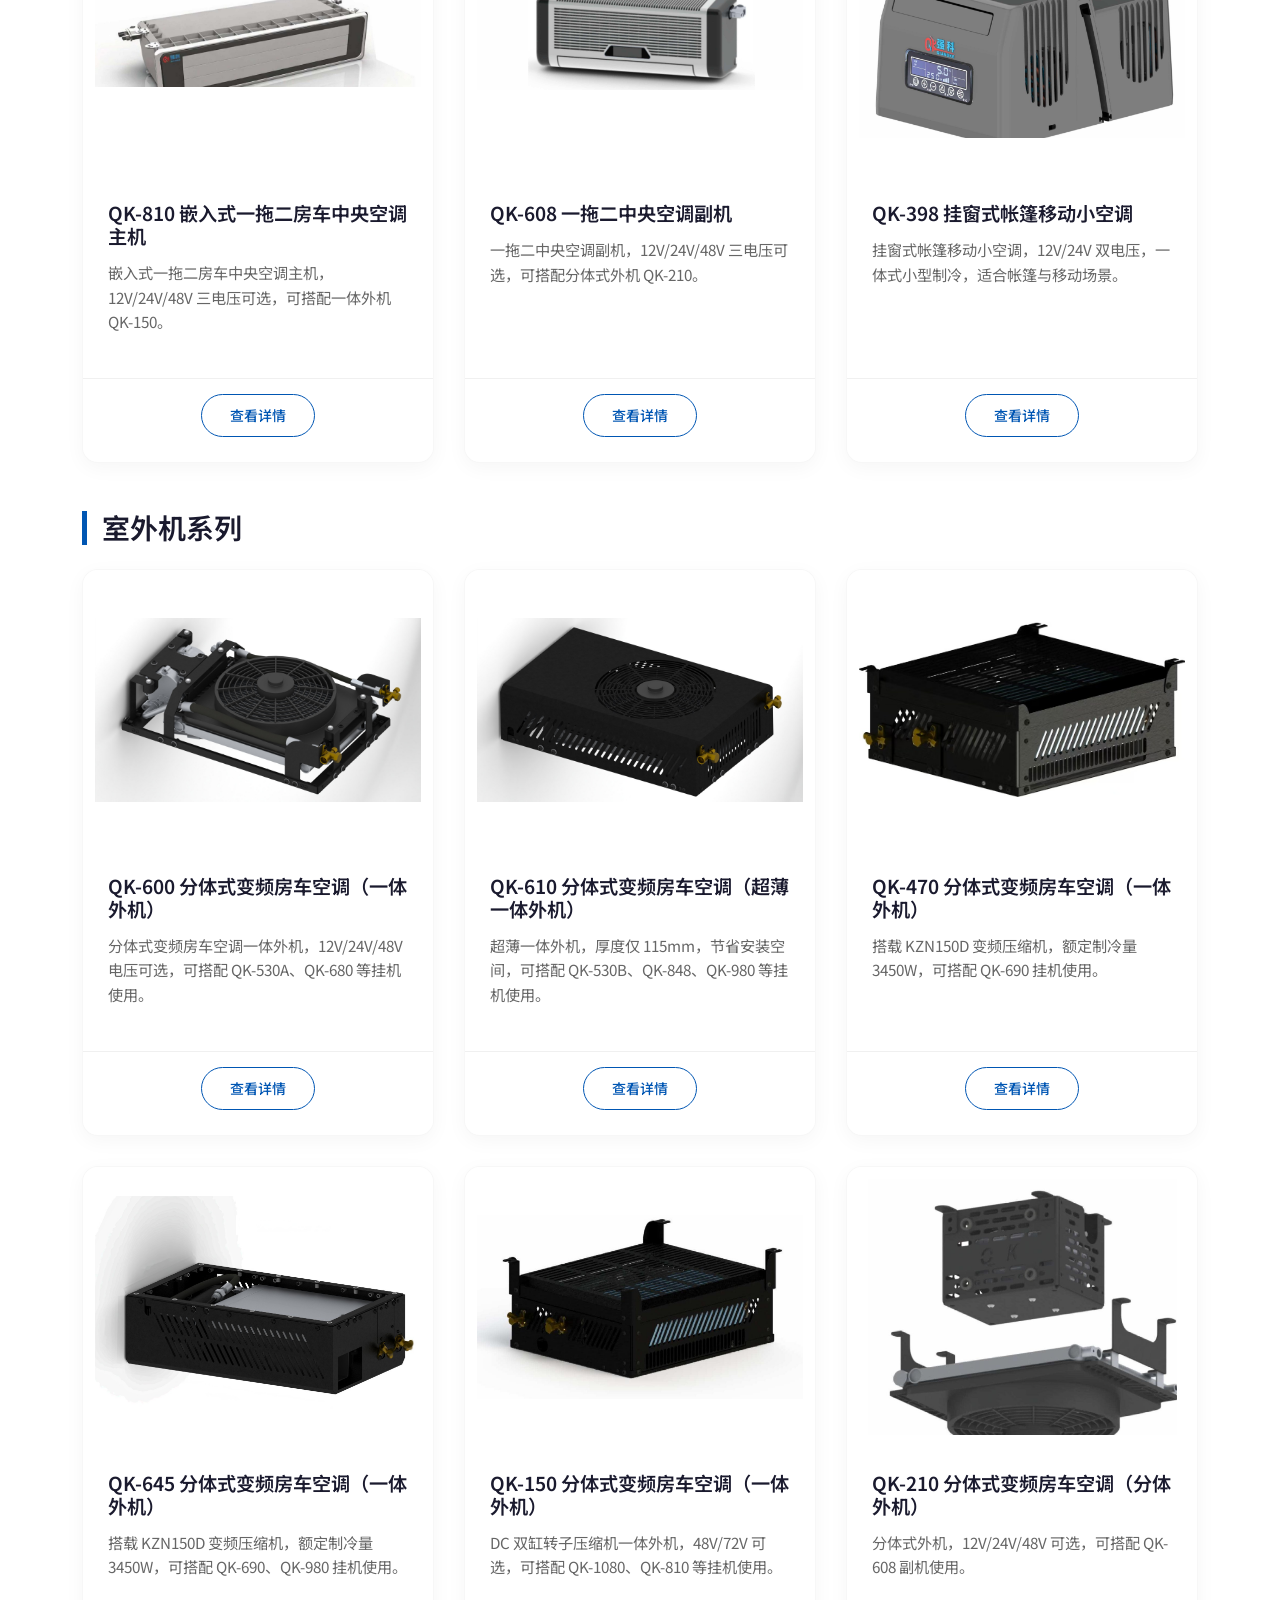
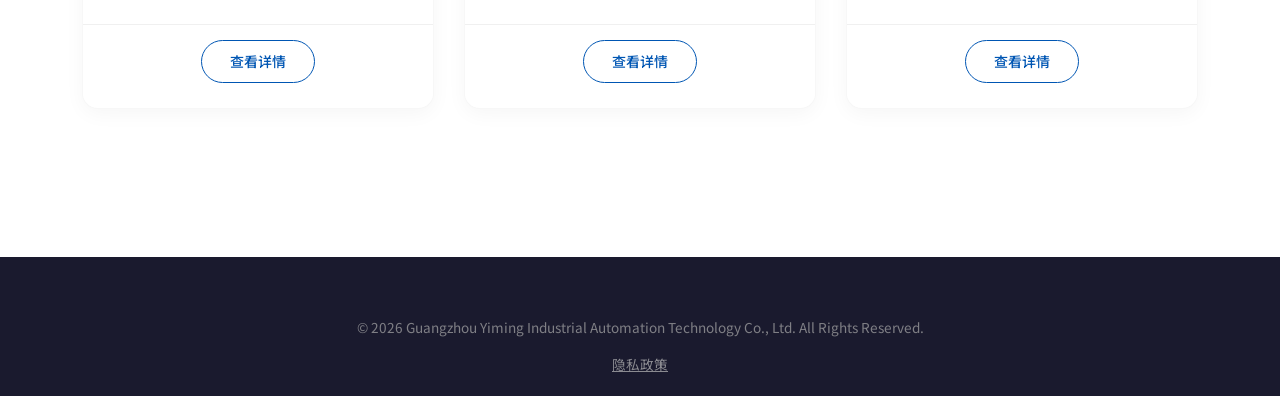
<file: docs/products.html>
<!DOCTYPE html>
<html lang="zh-CN">
<head>
    <meta charset="UTF-8">
    <meta name="viewport" content="width=device-width, initial-scale=1.0, viewport-fit=cover">
    <meta name="format-detection" content="telephone=no">
    <meta name="theme-color" content="#0f2027">
    <title>产品中心 - 广州亿铭工业自动化</title>
    <link href="vendor/bootstrap.min.css" rel="stylesheet">
    <link rel="stylesheet" href="css/style.css">
</head>
<body>
    <nav class="navbar navbar-expand-lg fixed-top">
        <div class="container">
            <a class="navbar-brand" href="index.html">YIMING <span style="color:#e74c3c">AUTO</span></a>
            <button class="navbar-toggler" type="button" data-bs-toggle="collapse" data-bs-target="#navMenu"><span class="navbar-toggler-icon"></span></button>
            <div class="collapse navbar-collapse justify-content-end" id="navMenu">
                <ul class="navbar-nav align-items-center">
                    <li class="nav-item"><a class="nav-link" href="index.html" data-i18n="nav_home">首页</a></li>
                    <li class="nav-item"><a class="nav-link active" href="products.html" data-i18n="nav_products">产品中心</a></li>
                    <li class="nav-item"><a class="nav-link" href="about.html" data-i18n="nav_about">关于我们</a></li>
                    <li class="nav-item"><a class="nav-link" href="contact.html" data-i18n="nav_contact">联系我们</a></li>
                    <li class="nav-item ms-3"><button class="btn btn-outline-danger btn-sm" onclick="switchLang()">EN/CN</button></li>
                </ul>
            </div>
        </div>
    </nav>

    <header class="page-header">
        <div class="container text-center">
            <h1 data-i18n="page_title_products">产品中心</h1>
            <p data-i18n="page_subtitle_products">RV Air Conditioners &amp; Outdoor Units</p>
        </div>
    </header>

    <section class="section-container products">
        <div class="container">
            <!-- 分类筛选栏（由 JS 渲染） -->
            <div class="product-filter text-center mb-5" id="category-filter"></div>
            <!-- 产品列表（由 JS 按分类分组渲染） -->
            <div id="product-list"></div>
        </div>
    </section>

    <footer>
        <div class="container">
            <div class="copyright">
                <p>© 2026 Guangzhou Yiming Industrial Automation Technology Co., Ltd. All Rights Reserved.</p>
                <p class="mt-2 mb-0"><a href="private.html" data-i18n="nav_privacy">隐私政策</a></p>
            </div>
        </div>
    </footer>
    <script src="vendor/bootstrap.bundle.min.js"></script>
    <script src="js/main.js"></script>
    <script src="js/device.js"></script>
    <script src="js/products-data.js"></script>
    <script src="js/products-page.js"></script>
    <script src="js/back-to-top.js"></script>
</body>
</html>
</file>
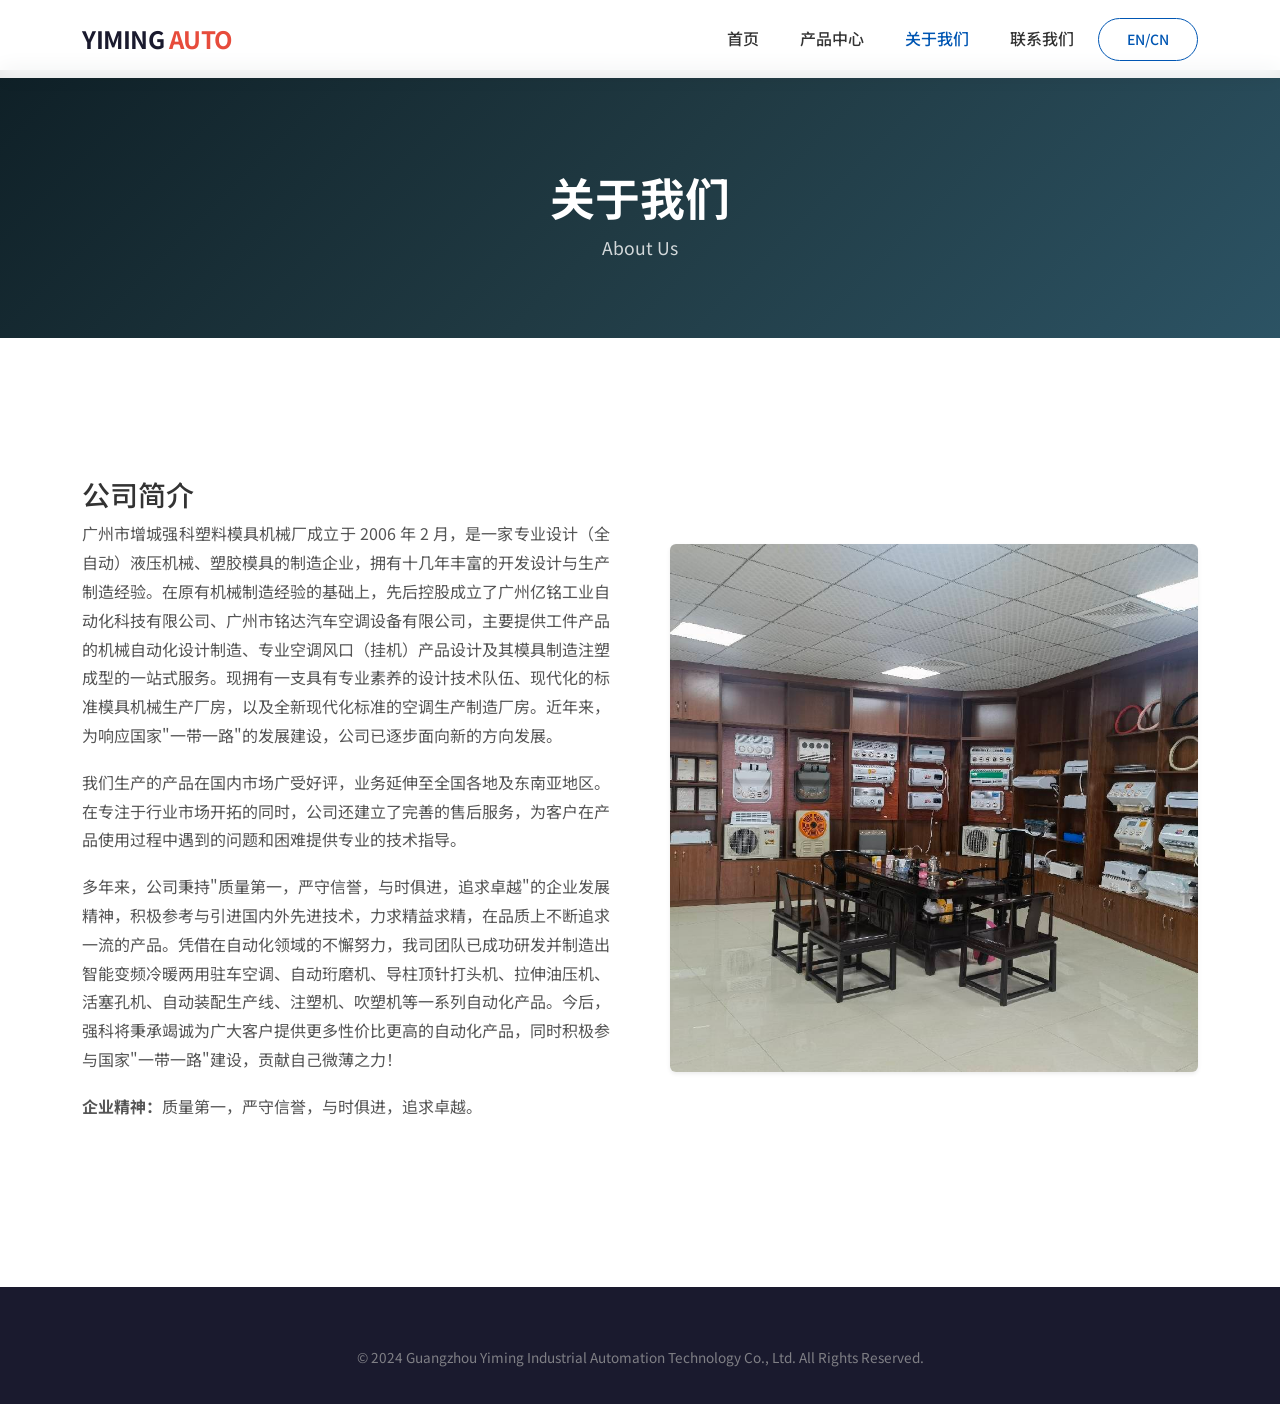
<file: qiangke_website_20260925/about.html>
<!DOCTYPE html>
<html lang="zh-CN">
<head>
    <meta charset="UTF-8">
    <meta name="viewport" content="width=device-width, initial-scale=1.0">
    <title>关于我们 - 广州亿铭工业自动化</title>
    <link href="https://cdn.jsdelivr.net/npm/bootstrap@5.3.0/dist/css/bootstrap.min.css" rel="stylesheet">
    <link rel="stylesheet" href="css/style.css">
</head>
<body>
    <nav class="navbar navbar-expand-lg fixed-top">
        <div class="container">
            <a class="navbar-brand" href="index.html">YIMING <span style="color:#e74c3c">AUTO</span></a>
            <button class="navbar-toggler" type="button" data-bs-toggle="collapse" data-bs-target="#navMenu"><span class="navbar-toggler-icon" style="filter: invert(1);"></span></button>
            <div class="collapse navbar-collapse justify-content-end" id="navMenu">
                <ul class="navbar-nav align-items-center">
                    <li class="nav-item"><a class="nav-link" href="index.html" data-i18n="nav_home">首页</a></li>
                    <li class="nav-item"><a class="nav-link" href="products.html" data-i18n="nav_products">产品中心</a></li>
                    <li class="nav-item"><a class="nav-link active" href="about.html" data-i18n="nav_about">关于我们</a></li>
                    <li class="nav-item"><a class="nav-link" href="contact.html" data-i18n="nav_contact">联系我们</a></li>
                    <li class="nav-item ms-3"><button class="btn btn-outline-danger btn-sm" onclick="switchLang()">EN/CN</button></li>
                </ul>
            </div>
        </div>
    </nav>

    <header class="page-header">
        <div class="container text-center">
            <h1 data-i18n="page_title_about">关于我们</h1>
            <p data-i18n="page_subtitle_about">About Us</p>
        </div>
    </header>

    <section class="section-container about">
        <div class="container">
            <div class="about-content mb-5">
                <div class="about-text">
                    <h3 data-i18n="about_company_name">公司简介</h3>
                    <p data-i18n="about_content_1">广州市增城强科塑料模具机械厂成立于 2006 年 2 月，是一家专业设计（全自动）液压机械、塑胶模具的制造企业，拥有十几年丰富的开发设计与生产制造经验。在原有机械制造经验的基础上，先后控股成立了广州亿铭工业自动化科技有限公司、广州市铭达汽车空调设备有限公司，主要提供工件产品的机械自动化设计制造、专业空调风口（挂机）产品设计及其模具制造注塑成型的一站式服务。现拥有一支具有专业素养的设计技术队伍、现代化的标准模具机械生产厂房，以及全新现代化标准的空调生产制造厂房。近年来，为响应国家"一带一路"的发展建设，公司已逐步面向新的方向发展。</p>
                    <p data-i18n="about_content_2">我们生产的产品在国内市场广受好评，业务延伸至全国各地及东南亚地区。在专注于行业市场开拓的同时，公司还建立了完善的售后服务，为客户在产品使用过程中遇到的问题和困难提供专业的技术指导。</p>
                    <p data-i18n="about_content_3">多年来，公司秉持"质量第一，严守信誉，与时俱进，追求卓越"的企业发展精神，积极参考与引进国内外先进技术，力求精益求精，在品质上不断追求一流的产品。凭借在自动化领域的不懈努力，我司团队已成功研发并制造出智能变频冷暖两用驻车空调、自动珩磨机、导柱顶针打头机、拉伸油压机、活塞孔机、自动装配生产线、注塑机、吹塑机等一系列自动化产品。今后，强科将秉承竭诚为广大客户提供更多性价比更高的自动化产品，同时积极参与国家"一带一路"建设，贡献自己微薄之力！</p>
                    <p><strong data-i18n="about_spirit_title">企业精神：</strong><span data-i18n="about_spirit_content">质量第一，严守信誉，与时俱进，追求卓越。</span></p>
                </div>
                <div class="about-image">
                    <img src="images/about-factory.jpg" alt="工厂环境" class="img-fluid rounded shadow-sm">
                </div>
            </div>
        </div>
    </section>

    <footer>
        <div class="container">
            <div class="copyright">
                <p>© 2024 Guangzhou Yiming Industrial Automation Technology Co., Ltd. All Rights Reserved.</p>
            </div>
        </div>
    </footer>
    <script src="https://cdn.jsdelivr.net/npm/bootstrap@5.3.0/dist/js/bootstrap.bundle.min.js"></script>
    <script src="js/main.js"></script>
</body>
</html>
</file>
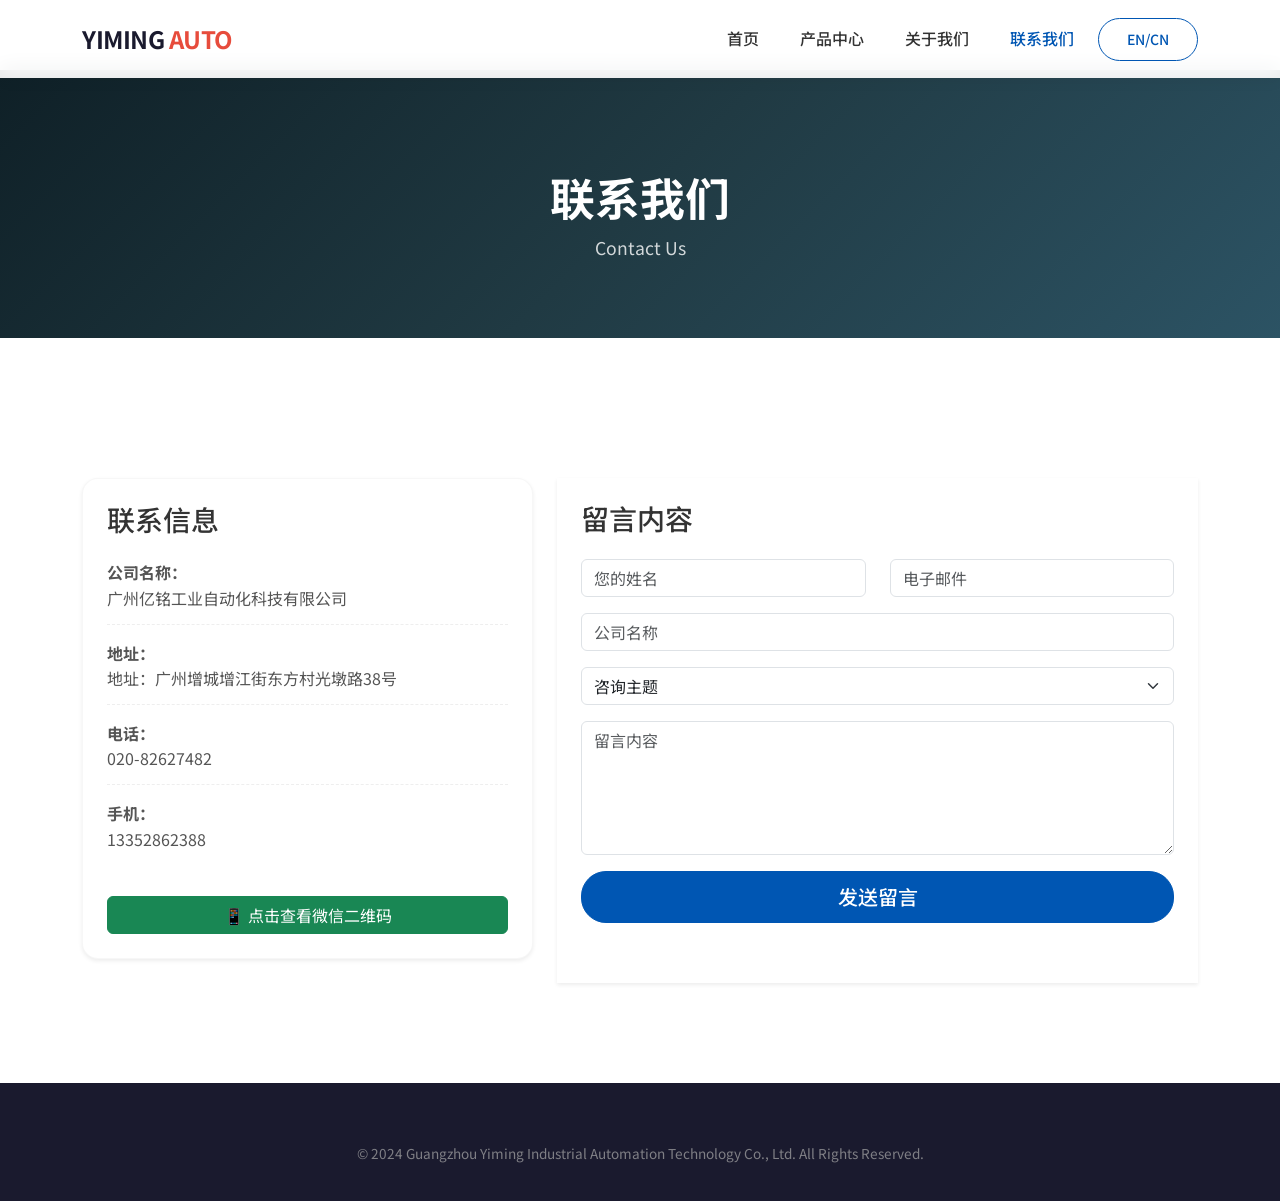
<file: qiangke_website_20260925/contact.html>
<!DOCTYPE html>
<html lang="zh-CN">
<head>
    <meta charset="UTF-8">
    <meta name="viewport" content="width=device-width, initial-scale=1.0">
    <title>联系我们 - 广州亿铭工业自动化</title>
    <link href="https://cdn.jsdelivr.net/npm/bootstrap@5.3.0/dist/css/bootstrap.min.css" rel="stylesheet">
    <link rel="stylesheet" href="css/style.css">
</head>
<body>
    <!-- 导航栏 -->
    <nav class="navbar navbar-expand-lg fixed-top">
        <div class="container">
            <a class="navbar-brand" href="index.html">YIMING <span style="color:#e74c3c">AUTO</span></a>
            <button class="navbar-toggler" type="button" data-bs-toggle="collapse" data-bs-target="#navMenu">
                <span class="navbar-toggler-icon" style="filter: invert(1);"></span>
            </button>
            <div class="collapse navbar-collapse justify-content-end" id="navMenu">
                <ul class="navbar-nav align-items-center">
                    <li class="nav-item"><a class="nav-link" href="index.html" data-i18n="nav_home">首页</a></li>
                    <li class="nav-item"><a class="nav-link" href="products.html" data-i18n="nav_products">产品中心</a></li>
                    <li class="nav-item"><a class="nav-link" href="about.html" data-i18n="nav_about">关于我们</a></li>
                    <li class="nav-item"><a class="nav-link active" href="contact.html" data-i18n="nav_contact">联系我们</a></li>
                    <li class="nav-item ms-3"><button class="btn btn-outline-danger btn-sm" onclick="switchLang()">EN/CN</button></li>
                </ul>
            </div>
        </div>
    </nav>

    <!-- 页面标题 -->
    <header class="page-header">
        <div class="container text-center">
            <h1 data-i18n="page_title_contact">联系我们</h1>
            <p>Contact Us</p>
        </div>
    </header>

    <!-- 联系内容 -->
    <section class="section-container">
        <div class="container">
            <div class="row">
                <!-- 左侧：联系信息 -->
                <div class="col-lg-5 mb-4">
                    <div class="contact-info p-4 bg-white shadow-sm h-100">
                        <h3 class="mb-4" data-i18n="contact_info_title">联系信息</h3>
                        <ul class="list-unstyled">
                            <li class="mb-3">
                                <strong data-i18n="contact_label_company">公司名称：</strong><br>
                                <span data-i18n="footer_company_name">广州亿铭工业自动化科技有限公司</span>
                            </li>
                            <li class="mb-3">
                                <strong data-i18n="contact_label_address">地址：</strong><br>
                                <span data-i18n="footer_address">广州增城增江街东方村光墩路38号</span>
                            </li>
                            <li class="mb-3">
                                <strong data-i18n="contact_label_phone">电话：</strong><br>
                                020-82627482
                            </li>
                            <li class="mb-3">
                                <strong data-i18n="contact_label_mobile">手机：</strong><br>
                                13352862388
                            </li>
                        </ul>
                        
                        <!-- ✅ 添加微信按钮 -->
                        <button class="btn btn-success w-100 mt-3" data-bs-toggle="modal" data-bs-target="#wechatModal">
                            📱 <span data-i18n="contact_wechat_btn">点击查看微信二维码</span>
                        </button>
                    </div>
                </div>

                <!-- 右侧：留言表单 -->
                <div class="col-lg-7">
                    <div class="p-4 bg-white shadow-sm h-100">
                        <h3 class="mb-4" data-i18n="form_message">留言内容</h3>
                        
                        <!-- 核心修改：FormSubmit 接口已配置 -->
                        <form action="https://formsubmit.co/anonyl@163.com" method="POST" enctype="application/x-www-form-urlencoded">
                            
                            <!-- 安全验证与跳转设置 -->
                            <input type="hidden" name="_captcha" value="false">
                            <input type="hidden" name="_next" value="contact.html?status=success">
                            <input type="hidden" name="_subject" value="新留言：广州亿铭官网">

                            <div class="row">
                                <div class="col-md-6 mb-3">
                                    <input type="text" name="name" class="form-control" placeholder="您的姓名" data-i18n-placeholder="form_name" required>
                                </div>
                                <div class="col-md-6 mb-3">
                                    <input type="email" name="email" class="form-control" placeholder="电子邮件" data-i18n-placeholder="form_email" required>
                                </div>
                            </div>

                            <div class="mb-3">
                                <input type="text" name="company" class="form-control" placeholder="公司名称" data-i18n-placeholder="form_company">
                            </div>

                            <div class="mb-3">
                                <select name="subject" class="form-select" required>
                                    <option value="" disabled selected data-i18n="form_subject">咨询主题</option>
                                    <option value="产品咨询" data-i18n="form_subject_opt1">产品咨询</option>
                                    <option value="技术支持" data-i18n="form_subject_opt2">技术支持</option>
                                    <option value="其他" data-i18n="form_subject_opt3">其他</option>
                                </select>
                            </div>

                            <div class="mb-3">
                                <textarea name="message" class="form-control" rows="5" placeholder="留言内容..." data-i18n-placeholder="form_message" required></textarea>
                            </div>

                            <button type="submit" class="btn btn-danger btn-lg w-100" data-i18n="form_submit">发送留言</button>
                        </form>
                    </div>
                </div>
            </div>
        </div>
    </section>

    <!-- ✅ 微信二维码弹窗 -->
    <div class="modal fade" id="wechatModal" tabindex="-1" aria-labelledby="wechatModalLabel" aria-hidden="true">
        <div class="modal-dialog modal-dialog-centered">
            <div class="modal-content">
                <div class="modal-header">
                    <h5 class="modal-title" id="wechatModalLabel" data-i18n="wechat_modal_title">微信扫码联系我们</h5>
                    <button type="button" class="btn-close" data-bs-dismiss="modal" aria-label="Close"></button>
                </div>
                <div class="modal-body text-center">
                    <!-- 请将 src 替换为你真实的微信二维码图片路径 -->
                    <img src="images/wechat-qr.jpg" alt="微信二维码" class="img-fluid" style="max-width: 300px; width: 100%;">
                    <p class="mt-3 text-muted" data-i18n="wechat_modal_desc">请使用微信扫一扫添加好友</p>
                </div>
            </div>
        </div>
    </div>

    <!-- 页脚 -->
    <footer>
        <div class="container">
            <div class="copyright">
                <p>© 2024 Guangzhou Yiming Industrial Automation Technology Co., Ltd. All Rights Reserved.</p>
            </div>
        </div>
    </footer>

    <script src="https://cdn.jsdelivr.net/npm/bootstrap@5.3.0/dist/js/bootstrap.bundle.min.js"></script>
    <script src="js/main.js"></script>
    
    <!-- 提交成功提示脚本 -->
    <script>
        const urlParams = new URLSearchParams(window.location.search);
        if (urlParams.get('status') === 'success') {
            alert('留言发送成功！我们将尽快与您联系。\nMessage sent successfully! We will contact you soon.');
            // 清除URL参数，防止刷新重复弹窗
            window.history.replaceState({}, document.title, window.location.pathname);
        }
    </script>
</body>
</html>
</file>
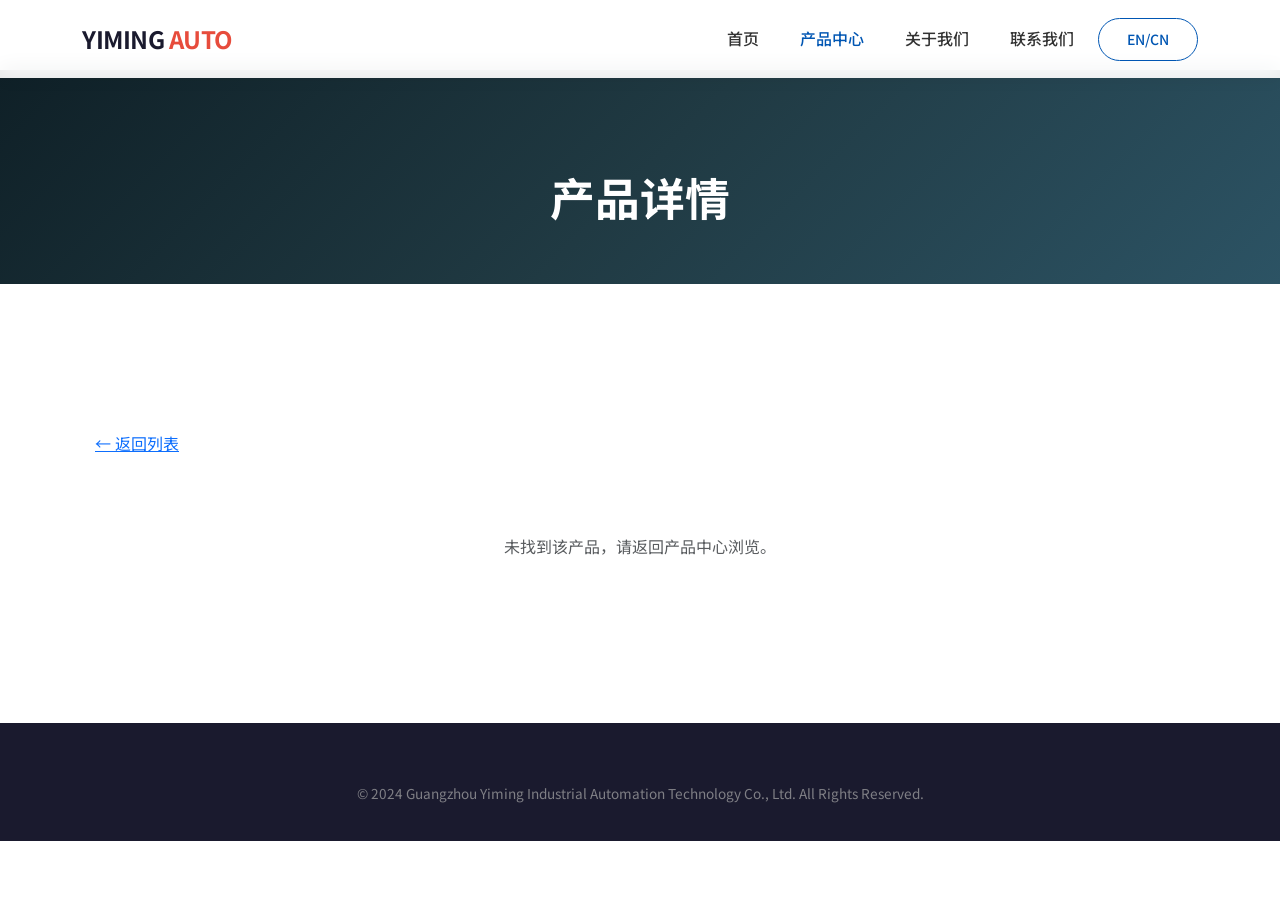
<file: qiangke_website_20260925/product-detail.html>
<!DOCTYPE html>
<html lang="zh-CN">
<head>
    <meta charset="UTF-8">
    <meta name="viewport" content="width=device-width, initial-scale=1.0">
    <title>产品详情 - 广州亿铭工业自动化</title>
    <link href="https://cdn.jsdelivr.net/npm/bootstrap@5.3.0/dist/css/bootstrap.min.css" rel="stylesheet">
    <link rel="stylesheet" href="css/style.css">
</head>
<body>
    <nav class="navbar navbar-expand-lg fixed-top">
        <div class="container">
            <a class="navbar-brand" href="index.html">YIMING <span style="color:#e74c3c">AUTO</span></a>
            <button class="navbar-toggler" type="button" data-bs-toggle="collapse" data-bs-target="#navMenu"><span class="navbar-toggler-icon" style="filter: invert(1);"></span></button>
            <div class="collapse navbar-collapse justify-content-end" id="navMenu">
                <ul class="navbar-nav align-items-center">
                    <li class="nav-item"><a class="nav-link" href="index.html" data-i18n="nav_home">首页</a></li>
                    <li class="nav-item"><a class="nav-link active" href="products.html" data-i18n="nav_products">产品中心</a></li>
                    <li class="nav-item"><a class="nav-link" href="about.html" data-i18n="nav_about">关于我们</a></li>
                    <li class="nav-item"><a class="nav-link" href="contact.html" data-i18n="nav_contact">联系我们</a></li>
                    <li class="nav-item ms-3"><button class="btn btn-outline-danger btn-sm" onclick="switchLang()">EN/CN</button></li>
                </ul>
            </div>
        </div>
    </nav>

    <header class="page-header">
        <div class="container text-center">
            <h1 data-i18n="page_title_detail">产品详情</h1>
        </div>
    </header>

    <section class="section-container">
        <div class="container">
            <a href="products.html" class="btn btn-link mb-4" data-i18n="btn_back_list">← 返回列表</a>
            <!-- 产品详情内容（由 JS 根据 ?id= 动态渲染） -->
            <div id="product-detail-box"></div>
        </div>
    </section>

    <footer>
        <div class="container">
            <div class="copyright">
                <p>© 2024 Guangzhou Yiming Industrial Automation Technology Co., Ltd. All Rights Reserved.</p>
            </div>
        </div>
    </footer>
    <script src="https://cdn.jsdelivr.net/npm/bootstrap@5.3.0/dist/js/bootstrap.bundle.min.js"></script>
    <script src="js/main.js"></script>
    <script src="js/products-data.js"></script>
    <script src="js/products-page.js"></script>
</body>
</html>
</file>
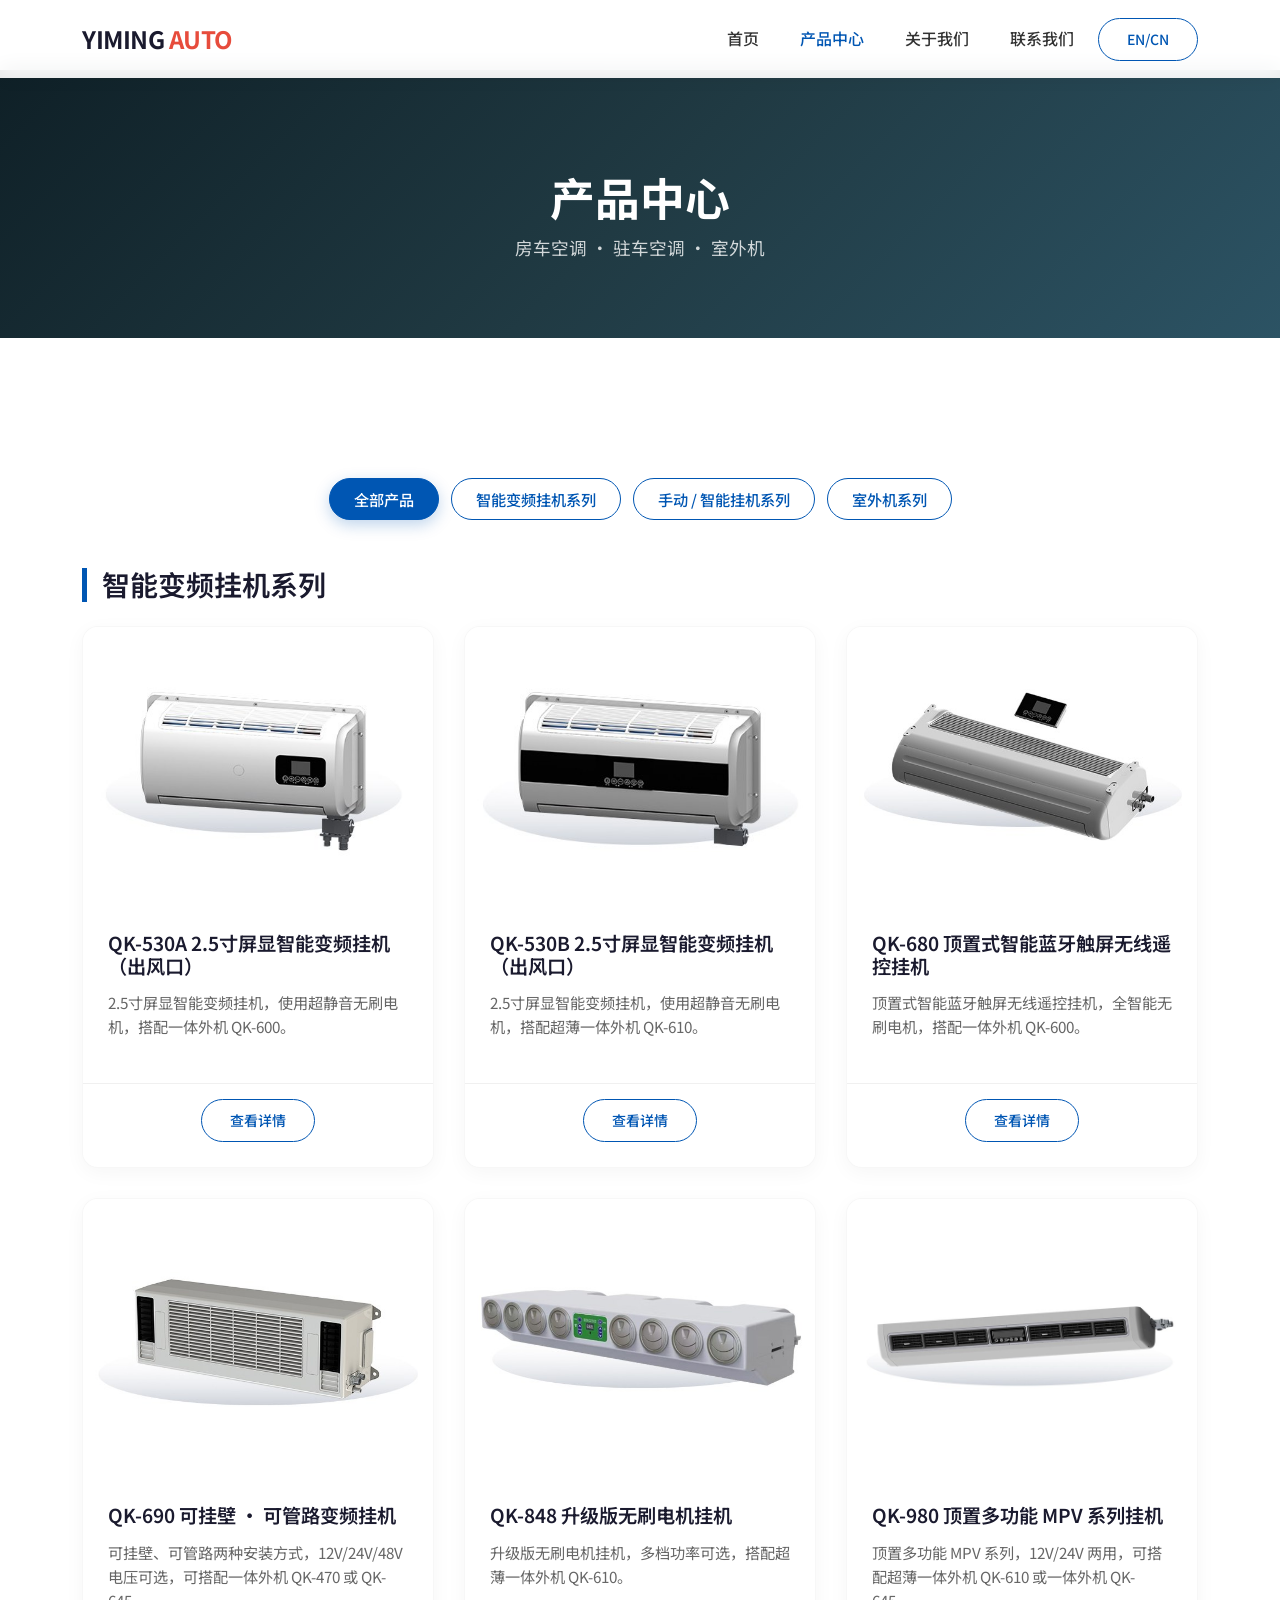
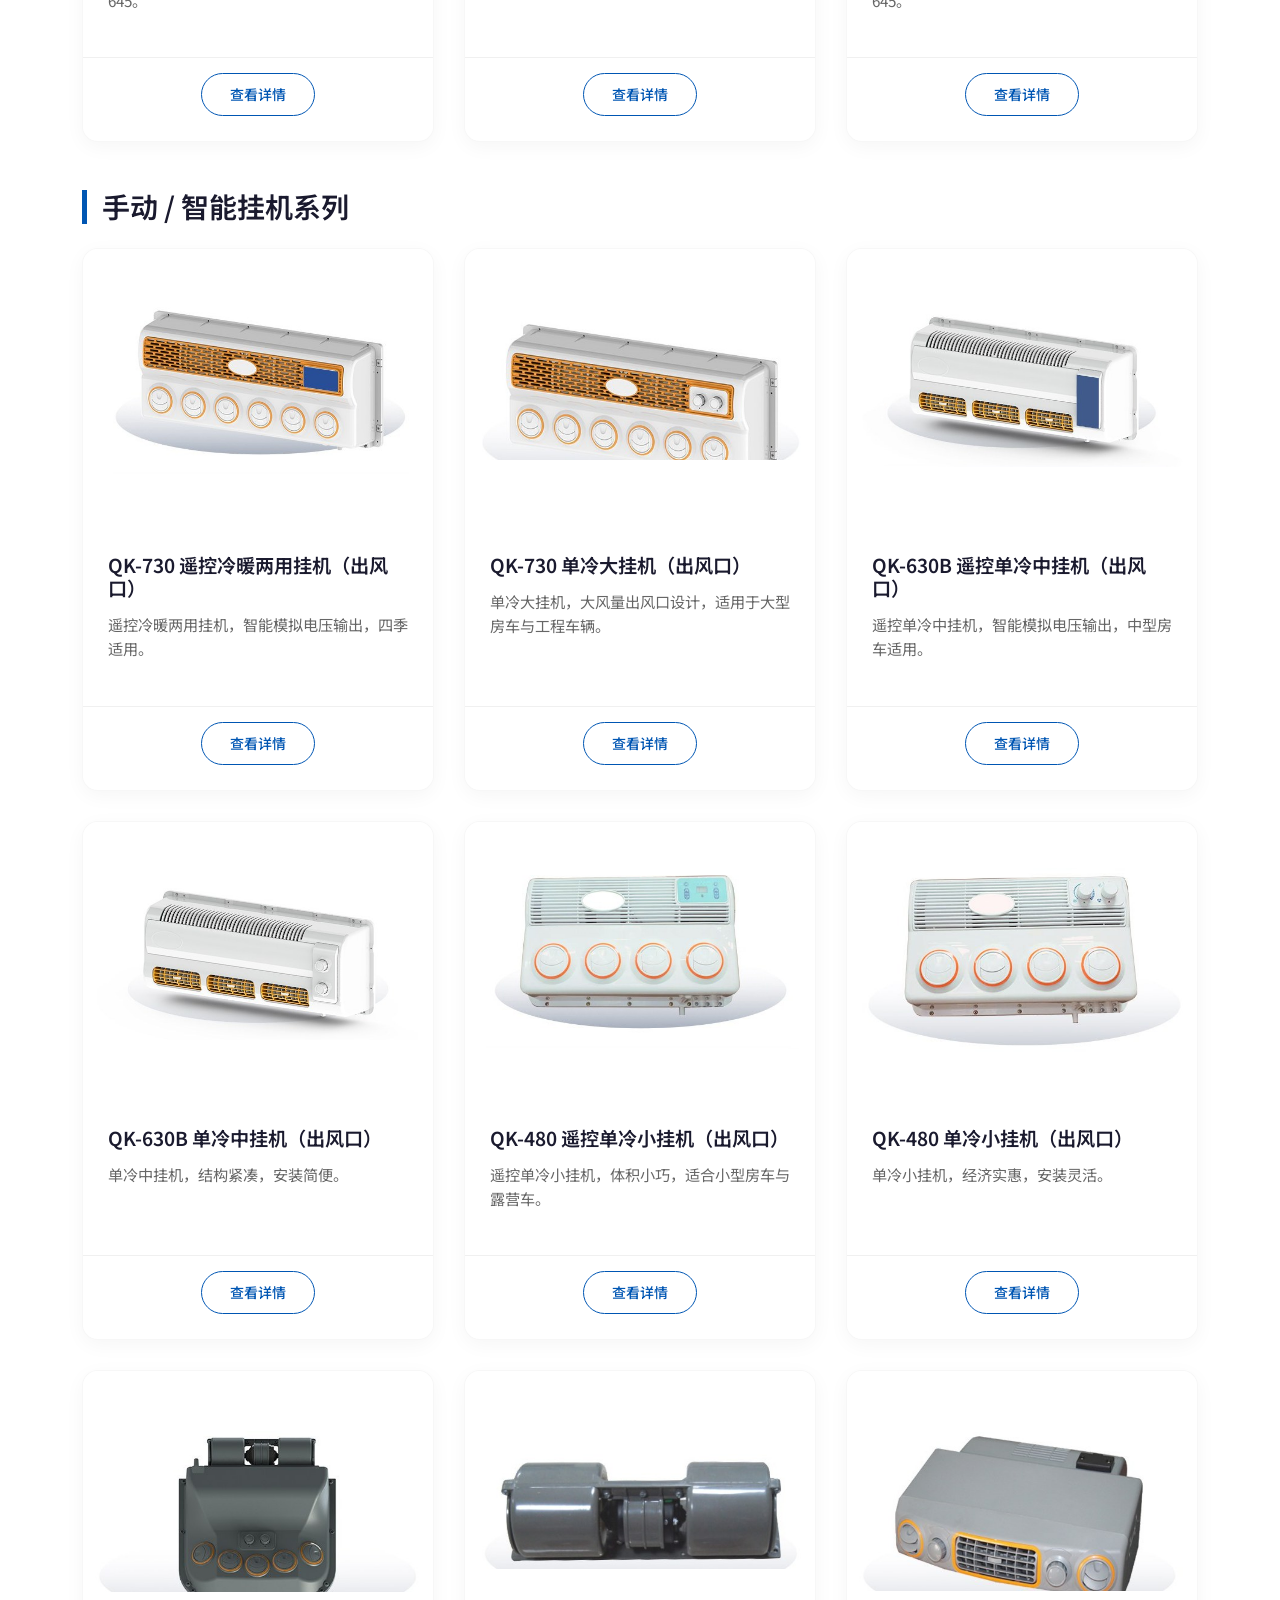
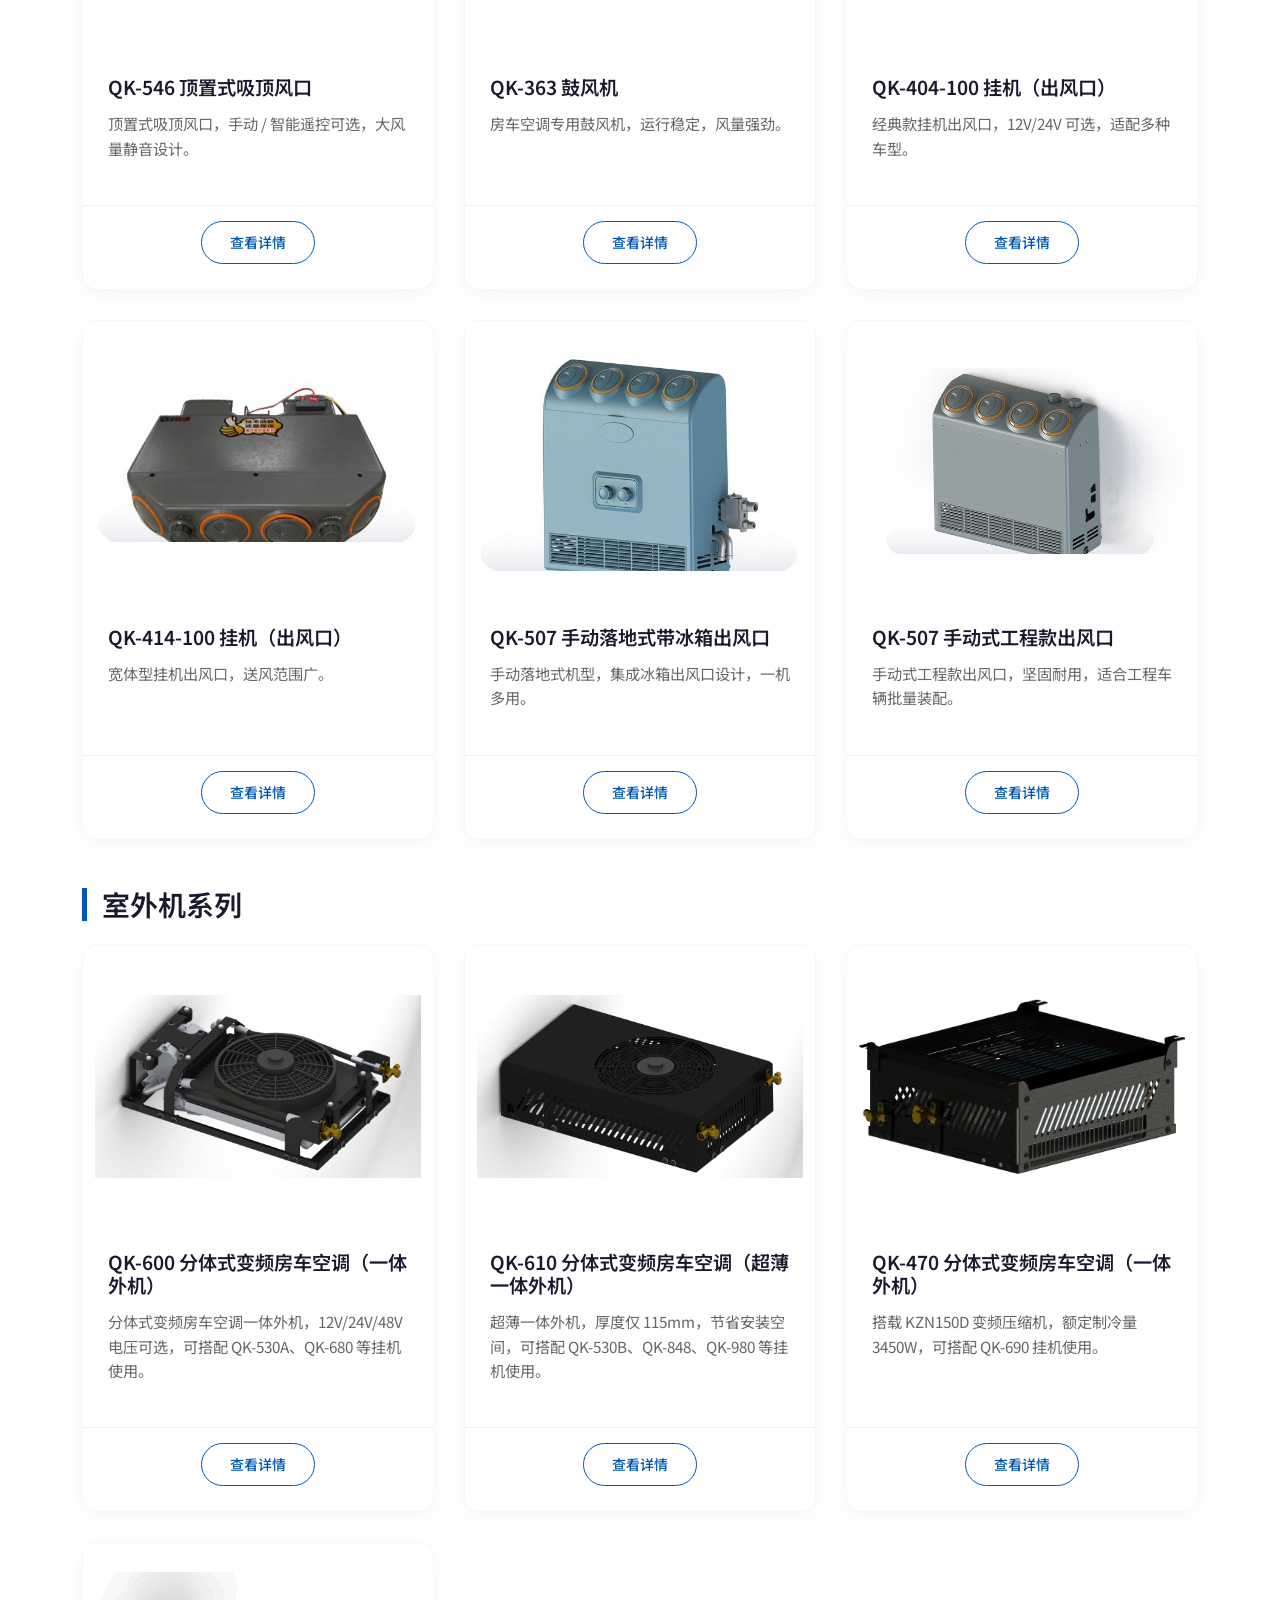
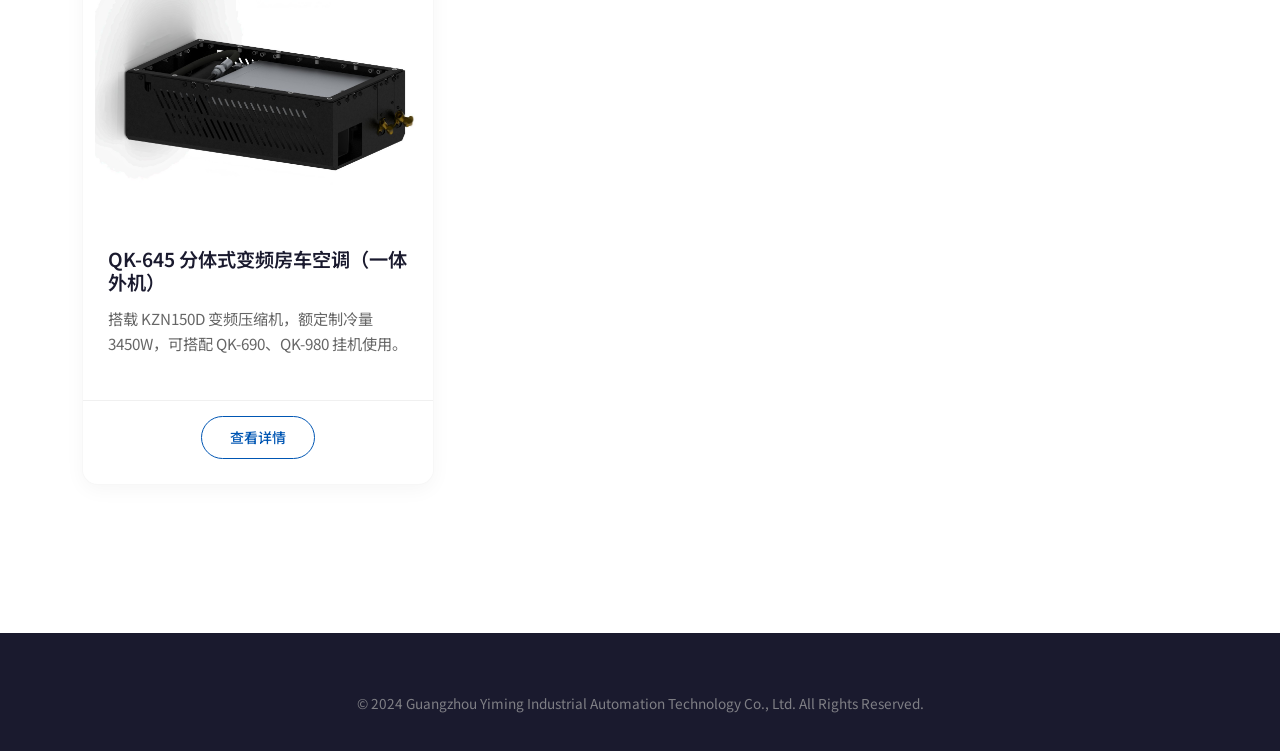
<file: qiangke_website_20260925/products.html>
<!DOCTYPE html>
<html lang="zh-CN">
<head>
    <meta charset="UTF-8">
    <meta name="viewport" content="width=device-width, initial-scale=1.0">
    <title>产品中心 - 广州亿铭工业自动化</title>
    <link href="https://cdn.jsdelivr.net/npm/bootstrap@5.3.0/dist/css/bootstrap.min.css" rel="stylesheet">
    <link rel="stylesheet" href="css/style.css">
</head>
<body>
    <nav class="navbar navbar-expand-lg fixed-top">
        <div class="container">
            <a class="navbar-brand" href="index.html">YIMING <span style="color:#e74c3c">AUTO</span></a>
            <button class="navbar-toggler" type="button" data-bs-toggle="collapse" data-bs-target="#navMenu"><span class="navbar-toggler-icon" style="filter: invert(1);"></span></button>
            <div class="collapse navbar-collapse justify-content-end" id="navMenu">
                <ul class="navbar-nav align-items-center">
                    <li class="nav-item"><a class="nav-link" href="index.html" data-i18n="nav_home">首页</a></li>
                    <li class="nav-item"><a class="nav-link active" href="products.html" data-i18n="nav_products">产品中心</a></li>
                    <li class="nav-item"><a class="nav-link" href="about.html" data-i18n="nav_about">关于我们</a></li>
                    <li class="nav-item"><a class="nav-link" href="contact.html" data-i18n="nav_contact">联系我们</a></li>
                    <li class="nav-item ms-3"><button class="btn btn-outline-danger btn-sm" onclick="switchLang()">EN/CN</button></li>
                </ul>
            </div>
        </div>
    </nav>

    <header class="page-header">
        <div class="container text-center">
            <h1 data-i18n="page_title_products">产品中心</h1>
            <p data-i18n="page_subtitle_products">RV Air Conditioners &amp; Outdoor Units</p>
        </div>
    </header>

    <section class="section-container products">
        <div class="container">
            <!-- 分类筛选栏（由 JS 渲染） -->
            <div class="product-filter text-center mb-5" id="category-filter"></div>
            <!-- 产品列表（由 JS 按分类分组渲染） -->
            <div id="product-list"></div>
        </div>
    </section>

    <footer>
        <div class="container">
            <div class="copyright">
                <p>© 2024 Guangzhou Yiming Industrial Automation Technology Co., Ltd. All Rights Reserved.</p>
            </div>
        </div>
    </footer>
    <script src="https://cdn.jsdelivr.net/npm/bootstrap@5.3.0/dist/js/bootstrap.bundle.min.js"></script>
    <script src="js/main.js"></script>
    <script src="js/products-data.js"></script>
    <script src="js/products-page.js"></script>
</body>
</html>
</file>
<file: docs/css/style.css>
/* =========================================
   0. 引入阿里巴巴普惠体 / 思源黑体 (免费可商用)
   ========================================= */
@import url('https://fonts.googleapis.com/css2?family=Noto+Sans+SC:wght@300;400;500;700&display=swap');

/* =========================================
   1. 基础样式重置
   ========================================= */
:root {
    /* 导航栏高度：桌面 / 移动端各一套，供 body 与各屏头部区域统一避让 */
    --nav-h: 70px;
    --theme-blue: #0056b3;
}

* {
    margin: 0;
    padding: 0;
    box-sizing: border-box;
}

html {
    -webkit-text-size-adjust: 100%;   /* 防止 iOS 横屏时自动放大字号 */
    text-size-adjust: 100%;
}

/* 禁止横向滚动：任何元素超宽都不会把 H5 页面撑出横向滚动条 */
html, body {
    max-width: 100%;
    overflow-x: hidden;
}

body {
    font-family: "Alibaba PuHuiTi", "Noto Sans SC", "Microsoft YaHei", "Helvetica Neue", Helvetica, Arial, sans-serif;
    line-height: 1.6;
    color: #333;
    background-color: #fff;
    padding-top: var(--nav-h);
    -webkit-font-smoothing: antialiased;
    -moz-osx-font-smoothing: grayscale;
    -webkit-tap-highlight-color: transparent;   /* 去掉移动端点击蓝块 */
}

/* 图片默认自适应，避免撑破布局 */
img {
    max-width: 100%;
}

a {
    text-decoration: none;
    color: inherit;
    transition: color 0.3s;
}

ul {
    list-style: none;
}

/* =========================================
   2. 现代毛玻璃导航栏
   ========================================= */
.navbar {
    position: fixed;
    top: 0;
    left: 0;
    right: 0;
    width: 100%;
    background: rgba(255, 255, 255, 0.92);
    backdrop-filter: blur(10px);
    -webkit-backdrop-filter: blur(10px);
    padding: 15px 0;
    z-index: 1000;
    box-shadow: 0 2px 15px rgba(0,0,0,0.05);
    transition: background 0.3s, padding 0.3s;
}

/* iOS Safari / 微信内置浏览器：滚动时对 backdrop-filter 做实时模糊，合成开销极大，
   会让导航栏与页面内容一起抖动、掉帧。移动端一律关闭，改用近乎实色的白底
   （视觉几乎一样，但完全不抖）；桌面端保留毛玻璃效果。 */
@media (max-width: 991.98px) {
    .navbar {
        -webkit-backdrop-filter: none;
        backdrop-filter: none;
        background: rgba(255, 255, 255, 0.98);
        /* 提升为独立合成层，fixed 元素跟手更稳 */
        -webkit-transform: translateZ(0);
        transform: translateZ(0);
        transition: none;
    }
}

/* iPhone 刘海屏左右安全区 */
@supports (padding: env(safe-area-inset-left)) {
    .navbar {
        padding-left: env(safe-area-inset-left);
        padding-right: env(safe-area-inset-right);
    }
}

/* 注：Bootstrap 已为 .navbar > .container 提供 flex 布局与两端对齐，
   此处不覆盖，避免桌面端导航失去右对齐。 */


.navbar-brand {
    font-size: 1.5em;
    font-weight: 700;
    color: #1a1a2e !important;
    letter-spacing: -0.5px;
    white-space: nowrap;      /* 品牌名永远不换行，避免导航栏被挤歪 */
}

.navbar-toggler {
    border: none;
    padding: 4px 8px;
}

.navbar-toggler:focus {
    box-shadow: none;
    outline: none;
}

.nav-link {
    color: #333 !important;
    margin-left: 25px;
    font-weight: 500;
    transition: all 0.3s;
}

.nav-link:hover,
.nav-link.active {
    color: #0056b3 !important; /* 工业蓝 */
}

/* =========================================
   3. 首页 Hero 区域 (工业科技风)
   ========================================= */
.hero-banner {
    background: linear-gradient(135deg, #0f2027 0%, #203a43 50%, #2c5364 100%);
    color: #fff;
    min-height: 600px;
    display: flex;
    align-items: center;
    position: relative;
    overflow: hidden;
    padding-top: 70px;
}

/* 背景光晕动画 */
.hero-banner::before {
    content: '';
    position: absolute;
    top: -50%;
    left: -50%;
    width: 200%;
    height: 200%;
    background: radial-gradient(circle, rgba(255,255,255,0.05) 0%, rgba(255,255,255,0) 60%);
    animation: pulse 10s ease-in-out infinite;
    pointer-events: none; /* 关键：光晕层不拦截点击，否则会挡住 Hero 区域内的按钮 */
}

/* Hero 区内容整体置于光晕层之上，保证按钮可点击 */
.hero-banner .container {
    position: relative;
    z-index: 1;
}

@keyframes pulse {
    0%, 100% { transform: scale(1); opacity: 0.5; }
    50% { transform: scale(1.1); opacity: 0.8; }
}

.hero-banner h1 {
    font-size: 3.2em;
    margin-bottom: 20px;
    color: #fff;
    font-weight: 700;
    position: relative;
    z-index: 1;
    letter-spacing: -1px;
}

.hero-banner p {
    font-size: 1.3em;
    margin-bottom: 30px;
    opacity: 0.9;
    position: relative;
    z-index: 1;
    font-weight: 300;
}

/* =========================================
   4. 通用容器与排版
   ========================================= */
.section-container {
    width: 90%;
    max-width: 1200px;
    margin: 0 auto;
    /* 顶部下限 48→20：手机端紧贴页头，不再出现大段空白；桌面端 8vw 封顶不变 */
    padding: clamp(20px, 8vw, 100px) 0;
}

h2 {
    text-align: center;
    font-size: clamp(1.6rem, 5.2vw, 2.5em);
    margin-bottom: clamp(30px, 5vw, 60px);
    position: relative;
    color: #1a1a2e;
    font-weight: 700;
    letter-spacing: -0.5px;
}

h2::after {
    content: '';
    display: block;
    width: 60px;
    height: 4px;
    background: #0056b3;
    margin: 15px auto 0;
    border-radius: 2px;
}

/* =========================================
   5. 核心竞争力板块
   ========================================= */
.feature-card {
    transition: all 0.3s ease;
    border: 1px solid rgba(0,0,0,0.05);
    border-radius: 16px;
    padding: 40px 30px;
    text-align: center;
    height: 100%;
    background: #fff;
    box-shadow: 0 5px 20px rgba(0,0,0,0.03);
}

.feature-card:hover {
    box-shadow: 0 15px 35px rgba(0,0,0,0.08);
    transform: translateY(-8px);
}

.feature-card h5 {
    color: #0056b3;
    margin-bottom: 15px;
    font-size: 1.25em;
    font-weight: 600;
}

.feature-card p {
    color: #666;
    font-size: 0.95em;
    line-height: 1.7;
}

/* =========================================
   6. 产品板块 (现代网格卡片)
   ========================================= */
.product-grid {
    display: grid;
    /* min(100%, 280px)：窄屏自动收敛为单列，绝不溢出 */
    grid-template-columns: repeat(auto-fit, minmax(min(100%, 280px), 1fr));
    gap: clamp(16px, 2.5vw, 30px);
}

.product-card {
    background: #fff;
    border-radius: 16px;
    overflow: hidden;
    box-shadow: 0 5px 20px rgba(0,0,0,0.04);
    transition: all 0.3s ease;
    display: flex;
    flex-direction: column;
    height: 100%;
    border: 1px solid rgba(0,0,0,0.03);
}

.product-card:hover {
    transform: translateY(-8px);
    box-shadow: 0 20px 40px rgba(0,0,0,0.1);
}

/* 统一产品图片比例（移动端由下方媒体查询压缩高度） */
.product-img, .card-img-top {
    width: 100%;
    height: 280px;
    object-fit: contain;
    object-position: center;
    background-color: #fff;
    padding: 12px;
    transition: transform 0.5s ease;
}

.product-card:hover .product-img {
    transform: scale(1.05);
}

.product-info {
    padding: 25px;
    flex-grow: 1;
    display: flex;
    flex-direction: column;
}

.product-info h4 {
    margin-bottom: 12px;
    font-size: 1.2em;
    color: #1a1a2e;
    font-weight: 600;
}

.product-info p {
    font-size: 0.95em;
    color: #666;
    margin-bottom: 20px;
    flex-grow: 1;
    line-height: 1.6;
}

/* 按钮始终贴底，卡片等高时观感整齐 */
.card-footer {
    background: #fff;
    border-top: 1px solid #f0f0f0;
    padding: 15px 25px 25px;
    text-align: center;
    margin-top: auto;
}

/* ---------- 按设备形态渲染的产品网格 ----------
   data-device 由 js/device.js 识别后写入，
   手机：两列紧凑卡；平板：中等网格；桌面：自适应大卡。
------------------------------------------------ */
.product-grid[data-device="mobile"] {
    grid-template-columns: repeat(2, minmax(0, 1fr));
    gap: 10px;
}

.product-grid[data-device="tablet"] {
    grid-template-columns: repeat(auto-fit, minmax(min(100%, 240px), 1fr));
    gap: 18px;
}

.product-grid[data-device="desktop"] {
    grid-template-columns: repeat(auto-fit, minmax(min(100%, 280px), 1fr));
    gap: clamp(16px, 2.5vw, 30px);
}

/* 手机端紧凑卡片 */
.product-card--compact {
    border-radius: 12px;
}

.product-card--compact .product-img {
    height: auto;
    aspect-ratio: 4 / 3;
    padding: 6px;
    background: #fff;
}

.product-card--compact .product-info {
    padding: 10px;
}

.product-card--compact .product-info h4 {
    font-size: 0.9em;
    line-height: 1.4;
    margin-bottom: 8px;
    /* 标题最多两行，保证同排卡片高度一致 */
    display: -webkit-box;
    -webkit-line-clamp: 2;
    -webkit-box-orient: vertical;
    overflow: hidden;
}

.product-card--compact .product-info p {
    font-size: 0.78em;
    line-height: 1.5;
    margin-bottom: 8px;
    display: -webkit-box;
    -webkit-line-clamp: 2;
    -webkit-box-orient: vertical;
    overflow: hidden;
}

.product-card--compact .card-footer {
    padding: 8px 10px 10px;
}

.product-card--compact .card-footer .btn {
    padding: 6px 14px;
    font-size: 0.82em;
    min-height: 34px;
    line-height: 1.4;
}

body[data-device="mobile"] .series-title {
    font-size: 1.05em;
    margin-top: 22px !important;
    margin-bottom: 14px !important;
}

body[data-device="mobile"] .product-filter {
    margin-bottom: 18px !important;
}

/* JS 尚未执行时的 CSS 兜底：窄屏同样按两列渲染，避免首屏闪烁 */
@media (max-width: 575.98px) {
    .product-grid:not([data-device="desktop"]) {
        grid-template-columns: repeat(2, minmax(0, 1fr));
        gap: 10px;
    }
}

/* 详情页大图：加载前就按宽高比预留空间，避免图片下载完成后整页内容下跳。
   比例 1.4 取自所有产品图的最扁尺度(1.48)，配 object-fit:contain + 白底，
   任何比例的产品图都不会被压缩，视觉与加载完成后完全一致。 */
#product-image {
    width: 100%;
    height: auto;
    aspect-ratio: 1.4 / 1;
    max-height: 600px;
    object-fit: contain;
    background-color: #fff;
    border-radius: 16px;
    box-shadow: 0 10px 30px rgba(0,0,0,0.08);
}

/* 不支持 aspect-ratio 的老浏览器：用 padding 兜底占位 */
@supports not (aspect-ratio: 1 / 1) {
    #product-image {
        height: 0;
        padding-bottom: 71.4%;
    }
}

/* 详情内容渲染完成前的骨架屏：避免空容器 -> 内容涌入造成的大幅跳动 */
#product-detail-box.detail-loading {
    min-height: 65vh;
    border-radius: 16px;
    background: linear-gradient(100deg, #f4f5f7 30%, #eceff2 50%, #f4f5f7 70%);
    background-size: 200% 100%;
    animation: detailPulse 1.3s linear infinite;
}

@keyframes detailPulse {
    from { background-position: 100% 0; }
    to   { background-position: -100% 0; }
}

@media (prefers-reduced-motion: reduce) {
    #product-detail-box.detail-loading { animation: none; }
}

@media (max-width: 767.98px) {
    #product-image { max-height: 320px; border-radius: 12px; }
}

/* =========================================
   7. 页面通用标题头
   ========================================= */
.page-header {
    background: linear-gradient(135deg, #0f2027 0%, #203a43 50%, #2c5364 100%);
    color: #fff;
    /* clamp 下限收紧：手机端头图下方不再留大片空白；桌面端取上限值，观感不变 */
    padding: clamp(90px, 14vw, 100px) 0 clamp(12px, 4vw, 48px);
    text-align: center;
    margin-bottom: clamp(6px, 3vw, 32px);
}

.page-header h1 {
    font-size: clamp(1.8rem, 6.4vw, 2.8em);
    margin: 0;
    font-weight: 700;
    line-height: 1.25;
}

.page-header p {
    font-size: clamp(0.95rem, 3.4vw, 1.1em);
    opacity: 0.8;
    margin-top: 10px;
}

/* =========================================
   8. 关于我们
   ========================================= */
.about-content {
    display: flex;
    flex-wrap: wrap;
    gap: clamp(24px, 5vw, 60px);
    align-items: center;
}

.about-text {
    flex: 1 1 320px;
    min-width: 0;
}

.about-text p {
    margin-bottom: 18px;
    text-align: justify;
    color: #555;
    line-height: 1.8;
}

.about-image {
    flex: 1 1 320px;
    min-width: 0;
}

.about-image img {
    width: 100%;
    border-radius: 16px;
    box-shadow: 0 20px 50px rgba(0,0,0,0.1);
    transition: transform 0.3s;
}

.about-image img:hover {
    transform: scale(1.02);
}

/* =========================================
   9. 联系我们
   ========================================= */
.contact-info {
    background: #fff;
    border-radius: 16px;
    box-shadow: 0 5px 20px rgba(0,0,0,0.04);
    border: 1px solid rgba(0,0,0,0.03);
}

.contact-info ul li {
    border-bottom: 1px dashed #eee;
    padding-bottom: 12px;
    margin-bottom: 12px;
    color: #555;
}

.contact-info ul li:last-child {
    border-bottom: none;
}

/* =========================================
   10. 现代页脚
   ========================================= */
footer {
    background: #1a1a2e;
    color: #aaa;
    padding: 60px 0 20px;
}

.footer-content {
    display: flex;
    flex-wrap: wrap;
    justify-content: space-between;
    gap: 40px;
    border-bottom: 1px solid rgba(255,255,255,0.1);
    padding-bottom: 40px;
    margin-bottom: 20px;
}

.footer-col h4 {
    color: #fff;
    margin-bottom: 20px;
    font-size: 1.2em;
    font-weight: 600;
}

.footer-col ul li {
    margin-bottom: 12px;
}

.footer-col ul li a:hover {
    color: #fff;
}

.copyright {
    text-align: center;
    font-size: 0.85em;
    opacity: 0.7;
}

/* =========================================
   11. 按钮样式统一
   ========================================= */
.btn-danger, .btn-outline-danger {
    border-radius: 25px;
    padding: 10px 28px;
    font-weight: 500;
    transition: all 0.3s ease;
}

.btn-danger {
    background: #0056b3;
    border-color: #0056b3;
}

.btn-danger:hover {
    background: #004494;
    border-color: #004494;
    transform: translateY(-2px);
    box-shadow: 0 5px 15px rgba(0,86,179,0.3);
}

.btn-outline-danger {
    color: #0056b3;
    border-color: #0056b3;
}

.btn-outline-danger:hover {
    background: #0056b3;
    border-color: #0056b3;
    color: #fff;
}

/* =========================================
   12. 产品中心：分类筛选与系列标题
   ========================================= */
.product-filter {
    display: flex;
    flex-wrap: wrap;
    justify-content: center;
    gap: 12px;
}

.filter-btn {
    border: 1px solid #0056b3;
    color: #0056b3;
    background: #fff;
    border-radius: 25px;
    padding: 8px 24px;
    font-size: 0.95em;
    font-weight: 500;
    transition: all 0.3s ease;
    cursor: pointer;
}

.filter-btn:hover {
    background: rgba(0, 86, 179, 0.08);
}

.filter-btn.active {
    background: #0056b3;
    color: #fff;
    box-shadow: 0 5px 15px rgba(0, 86, 179, 0.25);
}

.series-title {
    border-left: 5px solid #0056b3;
    padding-left: 15px;
    color: #1a1a2e;
    font-weight: 600;
}

/* ---------------------------------------------
   返回顶部按钮（js/back-to-top.js 动态创建）
   越过第一个分类后出现；不透明度过渡，不参与布局
   --------------------------------------------- */
.back-to-top {
    position: fixed;
    right: calc(16px + env(safe-area-inset-right));
    bottom: calc(20px + env(safe-area-inset-bottom));
    width: 48px;
    height: 48px;
    display: flex;
    align-items: center;
    justify-content: center;
    padding: 0;
    border: none;
    border-radius: 50%;
    background: #fff;                     /* 纯色，不用 backdrop-filter：移动端滚动不抖 */
    color: #0056b3;
    box-shadow: 0 6px 20px rgba(16, 24, 40, 0.20);
    cursor: pointer;
    z-index: 1001;                        /* 高于导航栏(1000) */
    opacity: 0;
    visibility: hidden;
    /* translateZ(0) 提升为独立合成层，iOS 上 fixed 元素跟手更稳 */
    -webkit-transform: translateY(14px) translateZ(0);
    transform: translateY(14px) translateZ(0);
    -webkit-transition: opacity 0.25s ease, transform 0.25s ease, visibility 0.25s;
    transition: opacity 0.25s ease, transform 0.25s ease, visibility 0.25s;
    -webkit-tap-highlight-color: transparent;
    -webkit-appearance: none;
    appearance: none;
}

.back-to-top.show {
    opacity: 1;
    visibility: visible;
    -webkit-transform: translateY(0) translateZ(0);
    transform: translateY(0) translateZ(0);
}

.back-to-top:active {
    -webkit-transform: scale(0.92) translateZ(0);
    transform: scale(0.92) translateZ(0);
}

.back-to-top svg {
    width: 22px;
    height: 22px;
}

@media (max-width: 575.98px) {
    .back-to-top {
        right: calc(12px + env(safe-area-inset-right));
        bottom: calc(16px + env(safe-area-inset-bottom));
        width: 46px;
        height: 46px;
    }
}

@media (prefers-reduced-motion: reduce) {
    .back-to-top { transition: none; }
}

.product-img-link {
    display: block;
    overflow: hidden;
}

/* 详情页标题（覆盖通用 h2 居中样式） */
.detail-title {
    text-align: left;
    font-size: clamp(1.3rem, 5vw, 1.8em);
    margin-bottom: 20px;
    line-height: 1.35;
}

.detail-title::after {
    display: none;
}

/* 详情页搭配外机卡片图片比例 */
#product-detail-box .product-img {
    height: 220px;
    object-fit: contain;
    padding: 10px;
}

/* =========================================
   13. 首页轮播图 (home-slides.js 渲染)
   结构：.hero-slide > .hero-slide-bg（背景图）+ .hero-slide-body（文案）
   桌面：图片 cover 铺满、文案居左；
   移动：图片 contain 完整展示于上半部、文案贴底 + 纵向渐变遮罩，绝不变形/不被裁主体。
   ========================================= */
.hero-slide {
    position: relative;
    display: flex;
    align-items: center;
    width: 100%;
    min-height: var(--hero-h, 600px);   /* 各断点高度由 JS 配置注入的变量控制 */
    background-color: #0f2027;
    padding-top: var(--nav-h);   /* 避让固定导航栏 */
    overflow: hidden;
}

/* 背景图/渐变层
   填充方式由 --hero-fit 变量控制（JS 按配置注入桌面值），
   手机/平板的 contain 由媒体查询改判，避免内联样式压过响应式规则 */
.hero-slide-bg {
    position: absolute;
    inset: 0;
    z-index: 1;
    background-color: #0f2027;
    background-position: center;
    background-repeat: no-repeat;
    background-size: var(--hero-fit, cover);
}

/* 遮罩层：桌面横向渐变保证左侧文字可读
   左侧保持较高不透明（0.92→0.78）覆盖更宽，确保白底/亮部产品图上白字仍清晰，
   同时把产品品牌标压入暗区避免与文字冲突；右侧快速减淡（0.12）保证产品可见。 */
.hero-slide::after {
    content: '';
    position: absolute;
    inset: 0;
    z-index: 2;
    background: linear-gradient(90deg, rgba(15, 32, 39, 0.92) 0%, rgba(15, 32, 39, 0.78) 38%, rgba(15, 32, 39, 0.40) 68%, rgba(15, 32, 39, 0.12) 100%);
    pointer-events: none;
}

/* 文案层 */
.hero-slide-body {
    position: relative;
    z-index: 3;
    width: 100%;
    /* 关键修复：文案层 z-index 高于左右箭头，若不放开 pointer-events，
       箭头图标（位于文案层覆盖的「垂直居中 + 屏幕边缘」区域）会被拦截点击。
       此处让文案层对指针透明，点击穿透到下层箭头；交互元素再单独恢复。 */
    pointer-events: none;
}
.hero-slide-body a,
.hero-slide-body .btn,
.hero-slide-body button {
    pointer-events: auto;   /* 恢复 CTA 等可点击元素 */
}

.hero-slide-title {
    font-size: clamp(1.7rem, 5.6vw, 3.2em);
    font-weight: 700;
    color: #fff;
    margin-bottom: clamp(12px, 2.5vw, 20px);
    letter-spacing: -1px;
    line-height: 1.25;
    text-shadow: 0 4px 24px rgba(0, 0, 0, 0.45);
}

.hero-slide-desc {
    font-size: clamp(0.95rem, 2.6vw, 1.25em);
    font-weight: 300;
    color: #fff;
    opacity: 0.92;
    margin-bottom: clamp(18px, 3vw, 30px);
    text-shadow: 0 2px 12px rgba(0, 0, 0, 0.4);
    line-height: 1.55;
}

.hero-slide .btn-danger {
    box-shadow: 0 8px 24px rgba(0, 0, 0, 0.25);
}

.home-carousel .carousel-control-prev-icon,
.home-carousel .carousel-control-next-icon {
    filter: drop-shadow(0 2px 6px rgba(0, 0, 0, 0.5));
}

.home-carousel .carousel-indicators {
    margin-bottom: clamp(0.6rem, 2vw, 1.2rem);
    z-index: 4;
}

.home-carousel .carousel-indicators [data-bs-target] {
    width: 10px;
    height: 10px;
    border-radius: 999px;
    border: none;
    opacity: 0.55;
    transition: width 0.3s, opacity 0.3s;
}

.home-carousel .carousel-indicators .active {
    width: 26px;
    opacity: 1;
}

/* 单张幻灯片时不显示控件（由 JS 也不输出），双保险 */
.home-carousel .carousel-item {
    transition: transform 0.6s ease-in-out;
}

/* ---------- 平板 / 手机：轮播完整展示不变形 ---------- */
@media (max-width: 991.98px) {
    .hero-slide {
        min-height: var(--hero-h-md, 520px);
        align-items: flex-end;          /* 文案贴底 */
        padding-bottom: 40px;
    }

    /* 平板/手机：配图统一限制在上部「图片带」内，填满该区域。
       这样 16:9 与方图占的视觉面积完全一致，不会一张占满、一张只占一半。
       填充方式仍用变量，才能盖过 JS 写在 .hero-slide 上的内联值 */
    .hero-slide-bg {
        inset: 0 0 42% 0;
        --hero-fit: cover;
        background-position: center;
        transform: none;
    }

    /* 有图幻灯片：图片带下缘柔和过渡到纯深色，文案区落在纯深色上，可读且不压图 */
    .hero-slide--img::after {
        background: linear-gradient(180deg,
            rgba(15, 32, 39, 0) 0%,
            rgba(15, 32, 39, 0.08) 38%,
            rgba(15, 32, 39, 0.55) 52%,
            rgba(15, 32, 39, 1) 62%,
            rgba(15, 32, 39, 1) 100%);
    }

    /* 纵向渐变：上部留出图片，下部压深衬托文字 */
    .hero-slide::after {
        background: linear-gradient(180deg,
            rgba(15, 32, 39, 0.15) 0%,
            rgba(15, 32, 39, 0.35) 38%,
            rgba(15, 32, 39, 0.85) 72%,
            rgba(15, 32, 39, 0.96) 100%);
    }

    .hero-slide-body .row > [class*="col-"] {
        text-align: center;
    }

    .hero-slide-btn-wrap {
        text-align: center;
    }

    /* 纯渐变幻灯片没有裁切问题，铺满整屏，避免与下方纯色出现色差接缝 */
    .hero-slide--noimg .hero-slide-bg {
        inset: 0;
    }

    /* 无图（纯渐变）幻灯片：没有上半部的产品图，文案贴底会留整块空黑，
       改为垂直居中，同时遮罩改为整体均匀压暗保证可读性 */
    .hero-slide--noimg {
        align-items: center;
        padding-top: calc(var(--nav-h) + 12px);
    }

    .hero-slide--noimg::after {
        background: linear-gradient(180deg,
            rgba(15, 32, 39, 0.30) 0%,
            rgba(15, 32, 39, 0.42) 50%,
            rgba(15, 32, 39, 0.60) 100%);
    }
}

@media (max-width: 575.98px) {
    /* 有图/无图幻灯片在手机上共用同一高度，切换时不再忽高忽低 */
    .hero-slide,
    .hero-slide--noimg,
    .hero-slide--img {
        height: var(--hero-h-sm, 380px);
        min-height: 0;
        padding-bottom: 34px;
    }

    .hero-slide-desc {
        /* 小屏限制副标题行数，保证整屏高度稳定 */
        display: -webkit-box;
        -webkit-line-clamp: 3;
        -webkit-box-orient: vertical;
        overflow: hidden;
    }
}

/* =========================================
   14. 产品说明书下载按钮
   ========================================= */
#product-manual-box {
    display: inline-flex;
    align-items: center;
    flex-wrap: wrap;
    gap: 8px;
}

.manual-btn {
    border-radius: 25px;
}

.manual-icon {
    margin-right: 6px;
}

.manual-size {
    margin-left: 6px;
    font-weight: 400;
    opacity: 0.75;
}

/* =========================================
   15. 隐私政策正文排版
   ========================================= */
.privacy-doc {
    line-height: 1.9;
    color: #444;
}

.privacy-meta {
    color: #888;
    font-size: 0.9em;
    margin-bottom: 20px;
}

.privacy-intro {
    background: #f7f9fc;
    border-left: 4px solid #0056b3;
    padding: 16px 20px;
    border-radius: 8px;
    text-align: justify;
}

.privacy-section {
    margin-top: 38px;
}

.privacy-section-title {
    font-size: 1.25em;
    font-weight: 600;
    color: #1a1a2e;
    margin-bottom: 14px;
    padding-left: 12px;
    border-left: 4px solid #0056b3;
}

.privacy-doc p {
    margin-bottom: 14px;
    text-align: justify;
}

.privacy-list {
    margin: 0 0 14px;
    padding-left: 22px;
}

.privacy-list li {
    list-style: disc;
    margin-bottom: 8px;
}

.privacy-table th {
    width: 32%;
    background: #fafbfd;
    font-weight: 600;
    white-space: nowrap;
}

/* 页脚法律链接 */
.copyright a {
    color: #bbb;
    text-decoration: underline;
}

.copyright a:hover {
    color: #fff;
}

/* =========================================
   16. 移动端 H5 统一适配
   ========================================= */

/* ---------- 平板及以下（≤991.98px）：汉堡菜单 ---------- */
@media (max-width: 991.98px) {
    :root { --nav-h: 58px; }

    .navbar { padding: 8px 0; }

    .navbar-brand { font-size: 1.2em; }

    /* 展开后的菜单面板：白底卡片、可滚动、不遮挡过多内容 */
    .navbar-collapse {
        margin-top: 10px;
        padding: 6px 0 12px;
        background: #fff;
        border-radius: 14px;
        box-shadow: 0 12px 30px rgba(0, 0, 0, 0.08);
        max-height: calc(100vh - var(--nav-h) - 20px);
        overflow-y: auto;
        -webkit-overflow-scrolling: touch;
    }

    .navbar-nav { width: 100%; }

    .nav-item { width: 100%; }

    .nav-link {
        margin-left: 0;
        padding: 13px 16px !important;
        border-radius: 10px;
        font-size: 1.05em;
        min-height: 46px;          /* 触控目标 ≥44px */
        display: flex;
        align-items: center;
    }

    .nav-link.active {
        background: rgba(0, 86, 179, 0.08);
    }

    /* 中英文切换按钮在移动端独占一行，避免被挤压变形 */
    .nav-item.ms-3 {
        margin-left: 0 !important;
        padding: 6px 16px 0;
    }

    .nav-item.ms-3 .btn {
        width: 100%;
        min-height: 44px;
    }

    .feature-card { padding: 28px 20px; }

    .about-image img { border-radius: 12px; }
}

/* ---------- 手机（≤575.98px）：单列紧凑布局 ---------- */
@media (max-width: 575.98px) {
    body { font-size: 15px; }

    .section-container { width: 92%; }

    /* 产品卡片：两列网格 / 图片压缩 */
    .product-grid { gap: 14px; }

    .product-img, .card-img-top {
        height: 180px;
        padding: 8px;
    }

    #product-detail-box .product-img { height: 150px; }

    .product-info { padding: 16px; }

    .product-info h4 { font-size: 1.05em; }

    .product-info p {
        font-size: 0.88em;
        margin-bottom: 14px;
    }

    .card-footer { padding: 12px 16px 16px; }

    .feature-card { padding: 24px 18px; }

    .feature-card h5 { font-size: 1.1em; }

    /* 分类筛选按钮：横向可滑 + 不被压变形 */
    .product-filter {
        flex-wrap: nowrap;
        justify-content: flex-start;
        overflow-x: auto;
        -webkit-overflow-scrolling: touch;
        padding: 4px 2px 10px;
        scrollbar-width: none;
    }

    .product-filter::-webkit-scrollbar { display: none; }

    .filter-btn {
        flex: 0 0 auto;
        padding: 9px 18px;
        font-size: 0.9em;
        white-space: nowrap;
    }

    .series-title { font-size: 1.15em; }

    /* 按钮触控友好 */
    .btn-danger, .btn-outline-danger {
        padding: 10px 22px;
        min-height: 44px;
    }

    .btn-danger.btn-lg,
    .btn-lg {
        padding: 12px 24px;
        font-size: 1rem;
    }

    /* 详情页 */
    .detail-title { font-size: 1.25rem; }

    #product-detail-box .table th,
    #product-detail-box .table td {
        padding: 0.6rem 0.65rem;
        font-size: 0.9em;
        word-break: break-word;
    }

    #product-manual-box { width: 100%; }

    /* 隐私政策：键值对表格改竖排，避免横向溢出 */
    .privacy-doc { padding: 22px 16px !important; }

    .privacy-table th,
    .privacy-table td {
        display: block;
        width: 100% !important;
        white-space: normal;
        word-break: break-word;
    }

    .privacy-table th {
        border-bottom: none;
        padding-bottom: 0.25rem;
        background: transparent;
        color: #888;
        font-size: 0.85em;
    }

    .privacy-table td { padding-top: 0.15rem; }

    .privacy-intro { padding: 14px 14px; }

    .privacy-section-title { font-size: 1.1em; }

    /* 联系我们 */
    .contact-info { padding: 20px 16px !important; }

    .privacy-doc,
    .contact-info { box-shadow: 0 4px 16px rgba(0, 0, 0, 0.05) !important; }

    footer {
        padding: 40px 0 calc(20px + env(safe-area-inset-bottom));
    }

    footer .row > div:last-child { margin-bottom: 0 !important; }
}

/* ---------- 通用移动端细节 ---------- */
@media (max-width: 991.98px) {
    /* iOS 聚焦输入框会自动放大页面 —— 字号 ≥16px 可避免 */
    input, select, textarea {
        font-size: 16px !important;
    }

    /* 移动端弱化悬停位移，避免点击后"粘住" */
    .product-card:hover,
    .feature-card:hover,
    .btn-danger:hover {
        transform: none;
    }

    .about-image img:hover { transform: none; }

    /* 电话/邮箱可点击 */
    a[href^="tel:"],
    a[href^="mailto:"] {
        color: #0056b3;
        font-weight: 500;
    }

    /* 微信二维码弹窗在小屏收缩 */
    .modal-dialog { margin: 16px; }
}

/* 尊重系统"减少动态效果"设置 */
@media (prefers-reduced-motion: reduce) {
    *,
    *::before,
    *::after {
        animation-duration: 0.001ms !important;
        animation-iteration-count: 1 !important;
        transition-duration: 0.001ms !important;
    }
}
</file>
<file: qiangke_website_20260925/css/style.css>
/* =========================================
   0. 引入阿里巴巴普惠体 / 思源黑体 (免费可商用)
   ========================================= */
@import url('https://fonts.googleapis.com/css2?family=Noto+Sans+SC:wght@300;400;500;700&display=swap');

/* =========================================
   1. 基础样式重置
   ========================================= */
* {
    margin: 0;
    padding: 0;
    box-sizing: border-box;
}

body {
    font-family: "Alibaba PuHuiTi", "Noto Sans SC", "Microsoft YaHei", "Helvetica Neue", Helvetica, Arial, sans-serif;
    line-height: 1.6;
    color: #333;
    background-color: #fff;
    padding-top: 70px;
    -webkit-font-smoothing: antialiased;
    -moz-osx-font-smoothing: grayscale;
}

a {
    text-decoration: none;
    color: inherit;
    transition: color 0.3s;
}

ul {
    list-style: none;
}

/* =========================================
   2. 现代毛玻璃导航栏
   ========================================= */
.navbar {
    position: fixed;
    top: 0;
    width: 100%;
    background: rgba(255, 255, 255, 0.9);
    backdrop-filter: blur(10px);
    padding: 15px 0;
    z-index: 1000;
    box-shadow: 0 2px 15px rgba(0,0,0,0.05);
    transition: background 0.3s;
}

.navbar-brand {
    font-size: 1.5em;
    font-weight: 700;
    color: #1a1a2e !important;
    letter-spacing: -0.5px;
}

.nav-link {
    color: #333 !important;
    margin-left: 25px;
    font-weight: 500;
    transition: all 0.3s;
}

.nav-link:hover,
.nav-link.active {
    color: #0056b3 !important; /* 工业蓝 */
}

/* =========================================
   3. 首页 Hero 区域 (工业科技风)
   ========================================= */
.hero-banner {
    background: linear-gradient(135deg, #0f2027 0%, #203a43 50%, #2c5364 100%);
    color: #fff;
    min-height: 600px;
    display: flex;
    align-items: center;
    position: relative;
    overflow: hidden;
    padding-top: 70px;
}

/* 背景光晕动画 */
.hero-banner::before {
    content: '';
    position: absolute;
    top: -50%;
    left: -50%;
    width: 200%;
    height: 200%;
    background: radial-gradient(circle, rgba(255,255,255,0.05) 0%, rgba(255,255,255,0) 60%);
    animation: pulse 10s ease-in-out infinite;
    pointer-events: none; /* 关键：光晕层不拦截点击，否则会挡住 Hero 区域内的按钮 */
}

/* Hero 区内容整体置于光晕层之上，保证按钮可点击 */
.hero-banner .container {
    position: relative;
    z-index: 1;
}

@keyframes pulse {
    0%, 100% { transform: scale(1); opacity: 0.5; }
    50% { transform: scale(1.1); opacity: 0.8; }
}

.hero-banner h1 {
    font-size: 3.2em;
    margin-bottom: 20px;
    color: #fff;
    font-weight: 700;
    position: relative;
    z-index: 1;
    letter-spacing: -1px;
}

.hero-banner p {
    font-size: 1.3em;
    margin-bottom: 30px;
    opacity: 0.9;
    position: relative;
    z-index: 1;
    font-weight: 300;
}

/* =========================================
   4. 通用容器与排版
   ========================================= */
.section-container {
    width: 90%;
    max-width: 1200px;
    margin: 0 auto;
    padding: 100px 0;
}

h2 {
    text-align: center;
    font-size: 2.5em;
    margin-bottom: 60px;
    position: relative;
    color: #1a1a2e;
    font-weight: 700;
    letter-spacing: -0.5px;
}

h2::after {
    content: '';
    display: block;
    width: 60px;
    height: 4px;
    background: #0056b3;
    margin: 15px auto 0;
    border-radius: 2px;
}

/* =========================================
   5. 核心竞争力板块
   ========================================= */
.feature-card {
    transition: all 0.3s ease;
    border: 1px solid rgba(0,0,0,0.05);
    border-radius: 16px;
    padding: 40px 30px;
    text-align: center;
    height: 100%;
    background: #fff;
    box-shadow: 0 5px 20px rgba(0,0,0,0.03);
}

.feature-card:hover {
    box-shadow: 0 15px 35px rgba(0,0,0,0.08);
    transform: translateY(-8px);
}

.feature-card h5 {
    color: #0056b3;
    margin-bottom: 15px;
    font-size: 1.25em;
    font-weight: 600;
}

.feature-card p {
    color: #666;
    font-size: 0.95em;
    line-height: 1.7;
}

/* =========================================
   6. 产品板块 (现代网格卡片)
   ========================================= */
.product-grid {
    display: grid;
    grid-template-columns: repeat(auto-fit, minmax(320px, 1fr));
    gap: 30px;
}

.product-card {
    background: #fff;
    border-radius: 16px;
    overflow: hidden;
    box-shadow: 0 5px 20px rgba(0,0,0,0.04);
    transition: all 0.3s ease;
    display: flex;
    flex-direction: column;
    height: 100%;
    border: 1px solid rgba(0,0,0,0.03);
}

.product-card:hover {
    transform: translateY(-8px);
    box-shadow: 0 20px 40px rgba(0,0,0,0.1);
}

/* 统一产品图片比例 */
.product-img, .card-img-top {
    width: 100%;
    height: 280px;
    object-fit: contain;
    object-position: center;
    background-color: #fff;
    padding: 12px;
    transition: transform 0.5s ease;
}

.product-card:hover .product-img {
    transform: scale(1.05);
}

.product-info {
    padding: 25px;
    flex-grow: 1;
    display: flex;
    flex-direction: column;
}

.product-info h4 {
    margin-bottom: 12px;
    font-size: 1.2em;
    color: #1a1a2e;
    font-weight: 600;
}

.product-info p {
    font-size: 0.95em;
    color: #666;
    margin-bottom: 20px;
    flex-grow: 1;
    line-height: 1.6;
}

.card-footer {
    background: #fff;
    border-top: 1px solid #f0f0f0;
    padding: 15px 25px 25px;
    text-align: center;
}

/* 详情页大图 */
#product-image {
    width: 100%;
    max-height: 600px;
    object-fit: contain;
    background-color: #fff;
    border-radius: 16px;
    box-shadow: 0 10px 30px rgba(0,0,0,0.08);
}

/* =========================================
   7. 页面通用标题头
   ========================================= */
.page-header {
    background: linear-gradient(135deg, #0f2027 0%, #203a43 50%, #2c5364 100%);
    color: #fff;
    padding: 100px 0 60px;
    text-align: center;
    margin-bottom: 40px;
}

.page-header h1 {
    font-size: 2.8em;
    margin: 0;
    font-weight: 700;
}

.page-header p {
    font-size: 1.1em;
    opacity: 0.8;
    margin-top: 10px;
}

/* =========================================
   8. 关于我们
   ========================================= */
.about-content {
    display: flex;
    flex-wrap: wrap;
    gap: 60px;
    align-items: center;
}

.about-text {
    flex: 1;
    min-width: 300px;
}

.about-text p {
    margin-bottom: 18px;
    text-align: justify;
    color: #555;
    line-height: 1.8;
}

.about-image {
    flex: 1;
    min-width: 300px;
}

.about-image img {
    width: 100%;
    border-radius: 16px;
    box-shadow: 0 20px 50px rgba(0,0,0,0.1);
    transition: transform 0.3s;
}

.about-image img:hover {
    transform: scale(1.02);
}

/* =========================================
   9. 联系我们
   ========================================= */
.contact-info {
    background: #fff;
    border-radius: 16px;
    box-shadow: 0 5px 20px rgba(0,0,0,0.04);
    border: 1px solid rgba(0,0,0,0.03);
}

.contact-info ul li {
    border-bottom: 1px dashed #eee;
    padding-bottom: 12px;
    margin-bottom: 12px;
    color: #555;
}

.contact-info ul li:last-child {
    border-bottom: none;
}

/* =========================================
   10. 现代页脚
   ========================================= */
footer {
    background: #1a1a2e;
    color: #aaa;
    padding: 60px 0 20px;
}

.footer-content {
    display: flex;
    flex-wrap: wrap;
    justify-content: space-between;
    gap: 40px;
    border-bottom: 1px solid rgba(255,255,255,0.1);
    padding-bottom: 40px;
    margin-bottom: 20px;
}

.footer-col h4 {
    color: #fff;
    margin-bottom: 20px;
    font-size: 1.2em;
    font-weight: 600;
}

.footer-col ul li {
    margin-bottom: 12px;
}

.footer-col ul li a:hover {
    color: #fff;
}

.copyright {
    text-align: center;
    font-size: 0.85em;
    opacity: 0.7;
}

/* =========================================
   11. 按钮样式统一
   ========================================= */
.btn-danger, .btn-outline-danger {
    border-radius: 25px;
    padding: 10px 28px;
    font-weight: 500;
    transition: all 0.3s ease;
}

.btn-danger {
    background: #0056b3;
    border-color: #0056b3;
}

.btn-danger:hover {
    background: #004494;
    border-color: #004494;
    transform: translateY(-2px);
    box-shadow: 0 5px 15px rgba(0,86,179,0.3);
}

.btn-outline-danger {
    color: #0056b3;
    border-color: #0056b3;
}

.btn-outline-danger:hover {
    background: #0056b3;
    border-color: #0056b3;
    color: #fff;
}

/* =========================================
   12. 产品中心：分类筛选与系列标题
   ========================================= */
.product-filter {
    display: flex;
    flex-wrap: wrap;
    justify-content: center;
    gap: 12px;
}

.filter-btn {
    border: 1px solid #0056b3;
    color: #0056b3;
    background: #fff;
    border-radius: 25px;
    padding: 8px 24px;
    font-size: 0.95em;
    font-weight: 500;
    transition: all 0.3s ease;
    cursor: pointer;
}

.filter-btn:hover {
    background: rgba(0, 86, 179, 0.08);
}

.filter-btn.active {
    background: #0056b3;
    color: #fff;
    box-shadow: 0 5px 15px rgba(0, 86, 179, 0.25);
}

.series-title {
    border-left: 5px solid #0056b3;
    padding-left: 15px;
    color: #1a1a2e;
    font-weight: 600;
}

.product-img-link {
    display: block;
    overflow: hidden;
}

/* 详情页标题（覆盖通用 h2 居中样式） */
.detail-title {
    text-align: left;
    font-size: 1.8em;
    margin-bottom: 20px;
}

.detail-title::after {
    display: none;
}

/* 详情页搭配外机卡片图片比例 */
#product-detail-box .product-img {
    height: 220px;
    object-fit: contain;
    padding: 10px;
}
</file>
